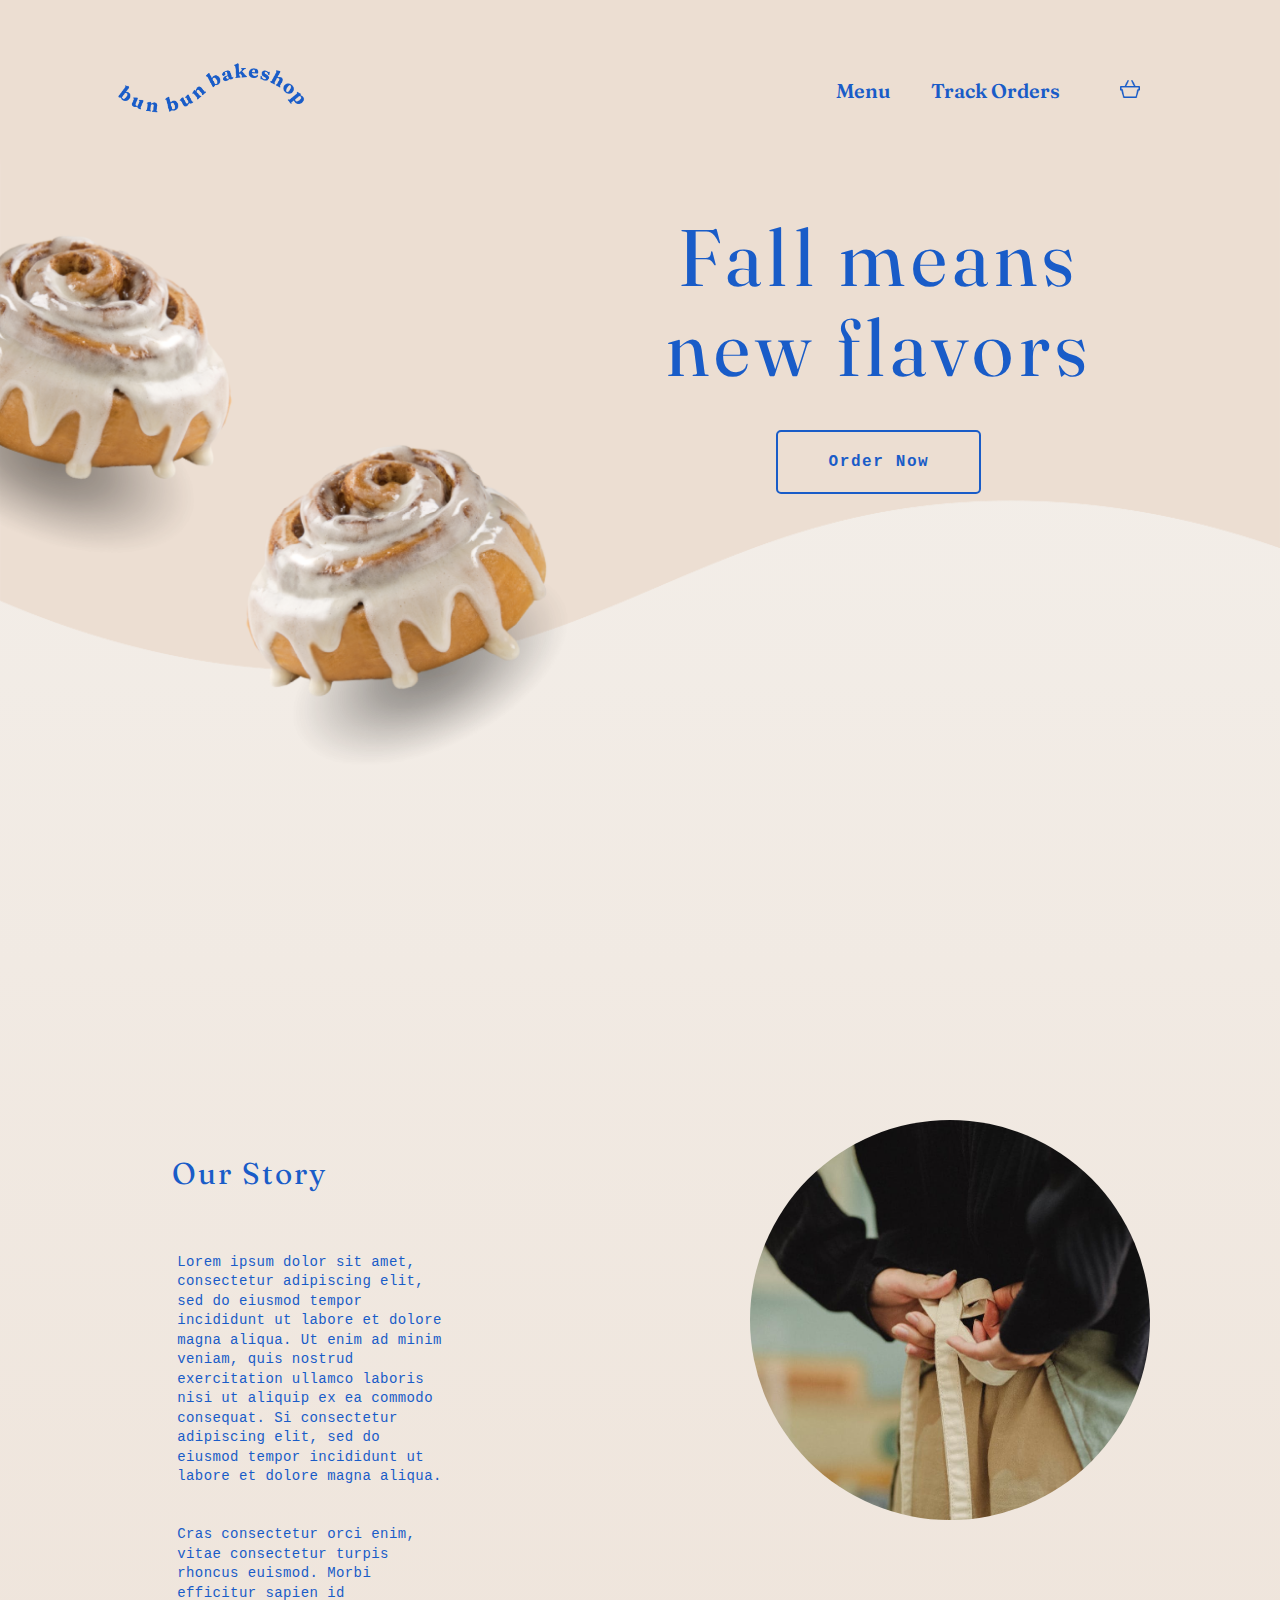
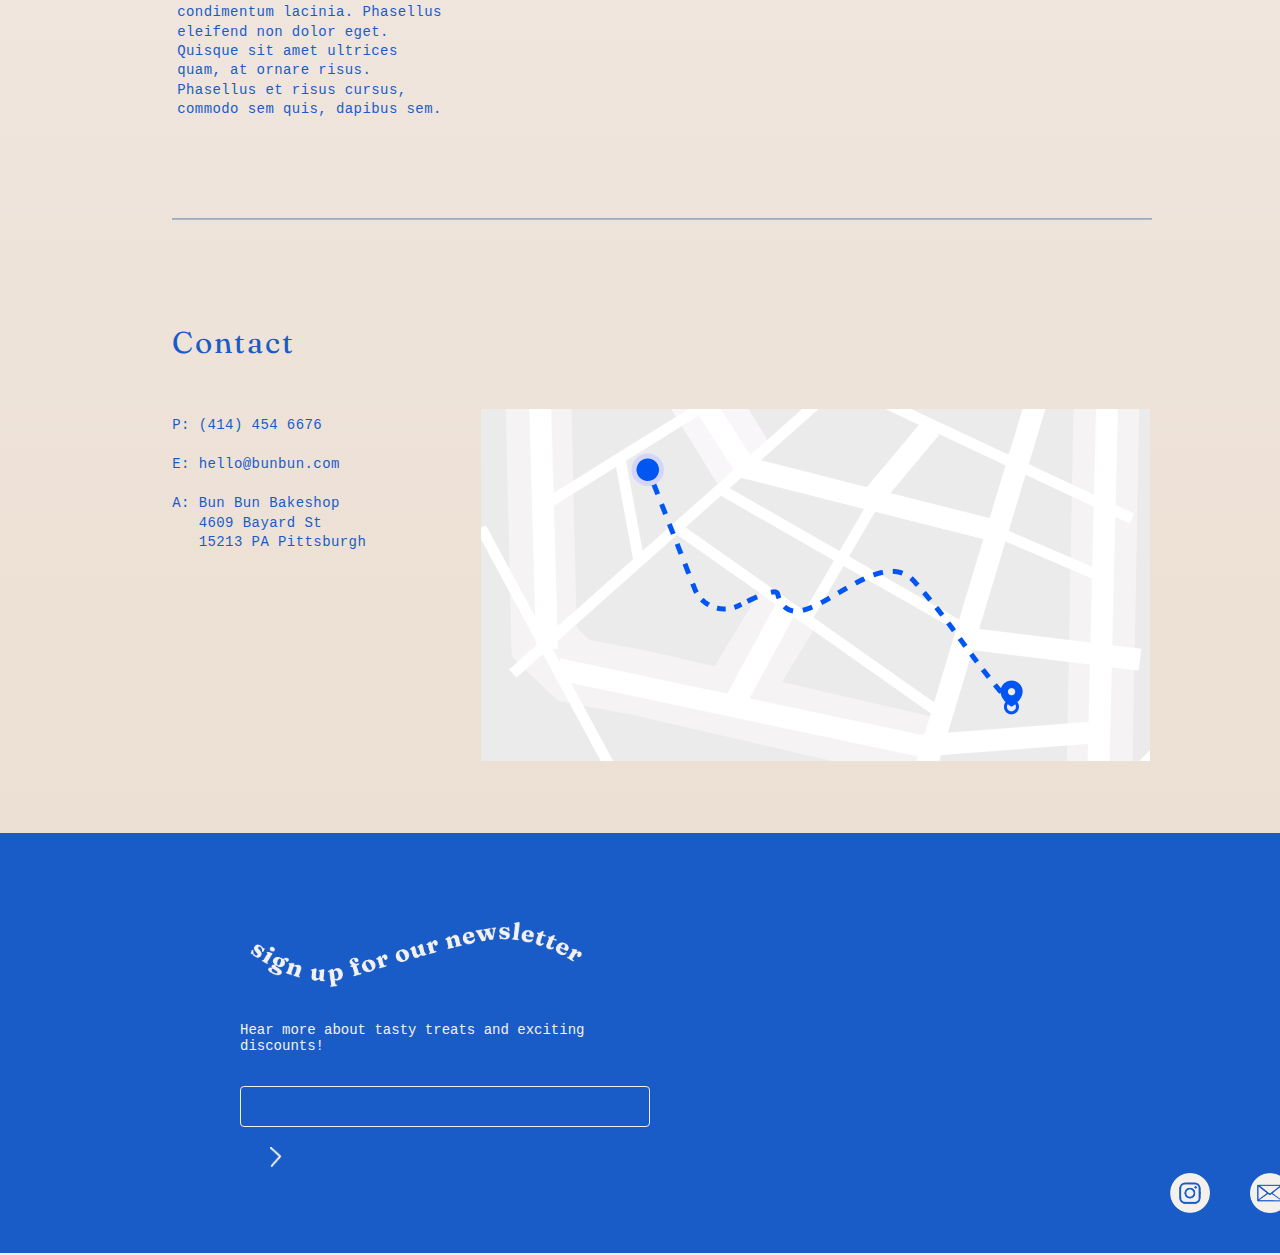
<file: homework_5/index.html>
<!doctype html>
<html lang="en">

<head>
    <meta charset="utf-8">
    <title>Bun Bun Bakeshop </title>
    <link href="style.css" rel="stylesheet" type="text/css">
    <link rel="stylesheet" href="style.css">

    <script src="script.js">
    </script>


</head>

<body id="grad2">
    <header>
        <a href="index.html"><img class = "toplogo" src="source/bunbun.png" alt="Bunbun logo"></a>
        <nav>
            <ul class = "nav-links">
                <li><a href="menu.html">Menu</a></li>
                <li><a href="track_order.html">Track Orders</a></li>
                <li><a href="cart.html"> <img class = "basket" src="source/basket.png" alt="basket icon"></a></li>
                <span id="result"> </span>

            </ul>
        </nav>

    </header>
    <div>
        <div class = "home-container">       
            <img class = "home-image" src="source/header.png" alt="Homepage Image">
            <div class = "header-container">
                <h1>Fall means <br>
                    new flavors
                    <br>
                    <a href="menu.html" class="button2">Order Now</a>  
                </h1>
            </div>
        </div>
        
        <br>
        <br>
        <br>
        <br>
        <br>
        <div class="bottom-container">
            <hr class="line">

            <div class='info-section'>
                <img class = "staff" src="source/staff.jpeg" alt="staff image">
                <div>
                    <h3 class="about">Our Story</h3>
                    <div class="body info-body">Lorem ipsum dolor sit amet, consectetur adipiscing elit, sed do eiusmod tempor incididunt ut labore et dolore magna aliqua. Ut enim ad minim veniam, quis nostrud exercitation ullamco laboris nisi ut aliquip ex ea commodo consequat. Si consectetur adipiscing elit, sed do eiusmod tempor incididunt ut labore et dolore magna aliqua.
                        <br><br><br>
                        Cras consectetur orci enim, vitae consectetur turpis rhoncus euismod. Morbi efficitur sapien id condimentum lacinia. Phasellus eleifend non dolor eget. Quisque sit amet ultrices quam, at ornare risus. Phasellus et risus cursus, commodo sem quis, dapibus sem. 
                    </div>    
                </div>
            </div>

            <hr class="line2">
            <div class="info-section2">
                <div class="contact">
                    <h3>Contact</h3>
                    <p class="body"> 
                        <br>
                        P: (414) 454 6676 <br><br>
                        E: <a href="#email">hello@bunbun.com</a> <br><br>
                        A:  Bun Bun Bakeshop<br>
                        &nbsp;&nbsp;&nbsp;4609 Bayard St<br>
                        &nbsp;&nbsp;&nbsp;15213 PA Pittsburgh<br>
                    </p>
                </div>
                <img class = "contact-photo" src="source/map1.png" alt="Map Image">
            </div>
            <br>
            <br>
            <br>
            <br>
        </div>
    </div>
    <div class="footer">
        <div class="subscription-form">
            <!-- <p class="footer-heading"><br><br><br>Sign up for our newsletter</p> -->
            <img class = "signup" src="source/signup.png" alt="Bunbun logo">
            <p class="footer-body">Hear more about tasty treats and exciting discounts!</p><br>
            <div class="subscription-input">
                <input type="text" id="subscription-submit" name="submission-form">
                <a href="#"><img class = "arrow" src="source/arrow.png" alt="arrow button"></a>
            </div>
        </div>
        <div class="footer-section-links">
            <a href="#"><img class = "icons" src="source/insta.png" alt="instagram icon"></a>
            <a href="#"><img class = "icons" src="source/email.png" alt="email icon"></a>
            <a href='#' class="footer-email">hello@bunbun.com</a>
        </div>
    </div>
</body>
</html>
</file>
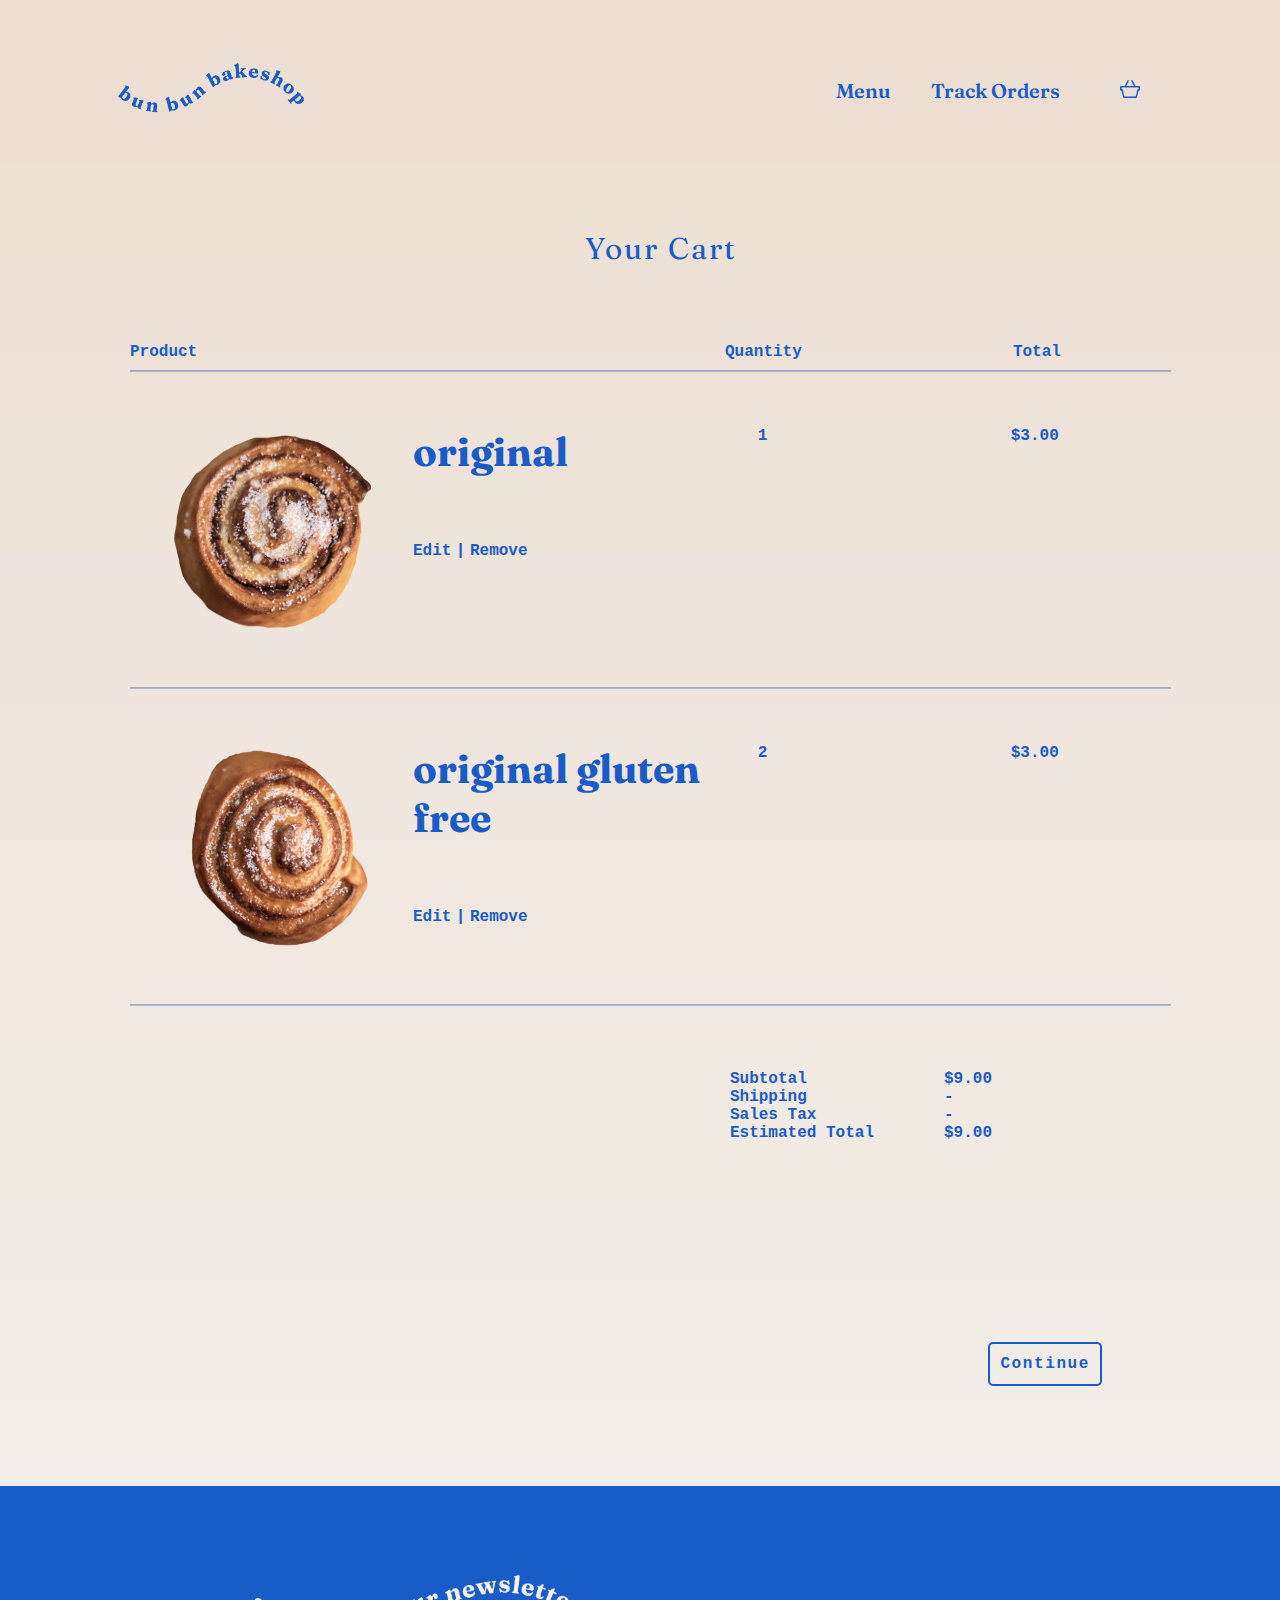
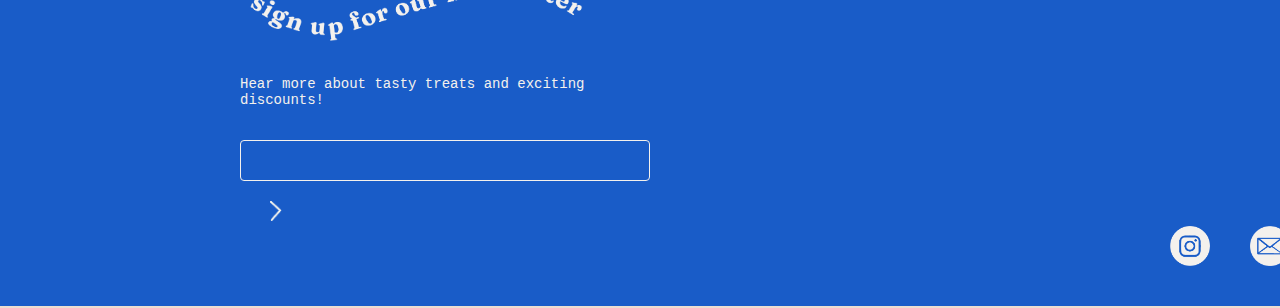
<file: homework_5/cart.html>
<!doctype html>
<html lang="en">

<head>
    <meta charset="utf-8">
    <title>Cart</title>
    <link href="style.css" rel="stylesheet" type="text/css">
    <link rel="stylesheet" href="style.css">

    <script src="script.js"></script>
</head>

<body id="grad5">
    <header>
        <a href="index.html"><img class="toplogo" src="source/bunbun.png" alt="Bunbun logo"></a>
        <nav>
            <ul class="nav-links">
                <li><a href="menu.html">Menu</a></li>
                <li><a href="track_order.html">Track Orders</a></li>
                <li><a href="cart.html"> <img class="basket" src="source/basket.png" alt="basket icon"></a></li>
                <span id="result"> </span>
            </ul>
        </nav>
    </header>
    <br>
    <br>

    <div class="center-text">
        <h3>Your Cart</h3>
    </div>
    <div>
        <div class="top-categ">
            <span class="product-label">Product</span>
            <span class="quantity-label">Quantity</span>
            <span class="total-label">Total</span>
        </div>
        <div>
            <hr class="line3">
            <div class="item-categ">
                <div class="bun-cart">
                    <img src="source/bun2.png" alt="original bun">
                    <div class = 'title-display'>
                        <span class="item-title">original</span>
                        <span id="result"></span>
                        <div class = "cart-opt">
                            <a href="#" class="edit-cart">Edit</a>
                            <span>|</span>
                            <a href="#"class="remove-cart">Remove</a>
                        </div>
                    </div>
                </div>
                <div 
                    class="title-cart">
                </div>
                <span class="quant-cart">1</span>
                <span class="price-cart">$3.00</span>
            </div>
        </div>

    </div>

        <div>
            <hr class="line3">
            <div class="item-categ">
                <div class="bun-cart">
                    <img src="source/bun3.png" alt="original bun">
                    <div class = 'title-display'>
                        <span class="item-title">original gluten free</span>
                        <span id="result"></span>
                        <div class = "cart-opt">
                            <a href="#" class="edit-cart">Edit</a>
                            <span>|</span>
                            <a href="#"class="remove-cart">Remove</a>
                        </div>
                    </div>
                </div>
                <div 
                    class="title-cart">
                </div>
                <span class="quant-cart">2</span>
                <span class="price-cart">$3.00</span>
            </div>
            <hr class="line3">
        </div>

        <div class = "price-breakdown">
            <div class = "categories">
                <span>Subtotal</span>
                <span>Shipping</span>
                <span>Sales Tax</span>
                <span><b>Estimated Total</b></span>
            </div>
            <div class="cat-pair">
                <span>$9.00</span>
                <span>-</span>
                <span>-</span>
                <span><b>$9.00</b></span>
            </div>
        </div>

        <div class="button5-container">
             <a href="purchase.html" class="button5">Continue</a>  
        </div>



    </div>
    <!-- <input type="button" value="Store To Local Storage" onclick="store()"/>

    <input type="button" value="Store To Local Storage" onclick="get()"/> -->



    <div class="footer">
        <div class="subscription-form">
            <img class="signup" src="source/signup.png" alt="Bunbun logo">
            <p class="footer-body">Hear more about tasty treats and exciting discounts!</p><br>
            <div class="subscription-input">
                <input type="text" id="subscription-submit" name="submission-form">
                <a href="#"><img class = "arrow" src="source/arrow.png" alt="arrow button"></a>
            </div>
        </div>
        <div class="footer-section-links">
            <a href="#"><img class="icons" src="source/insta.png" alt="instagram icon"></a>
            <a href="#"><img class="icons" src="source/email.png" alt="email icon"></a>
            <a href='#' class="footer-email">hello@bunbun.com</a>
        </div>
    </div>


</body>



</html>
</file>
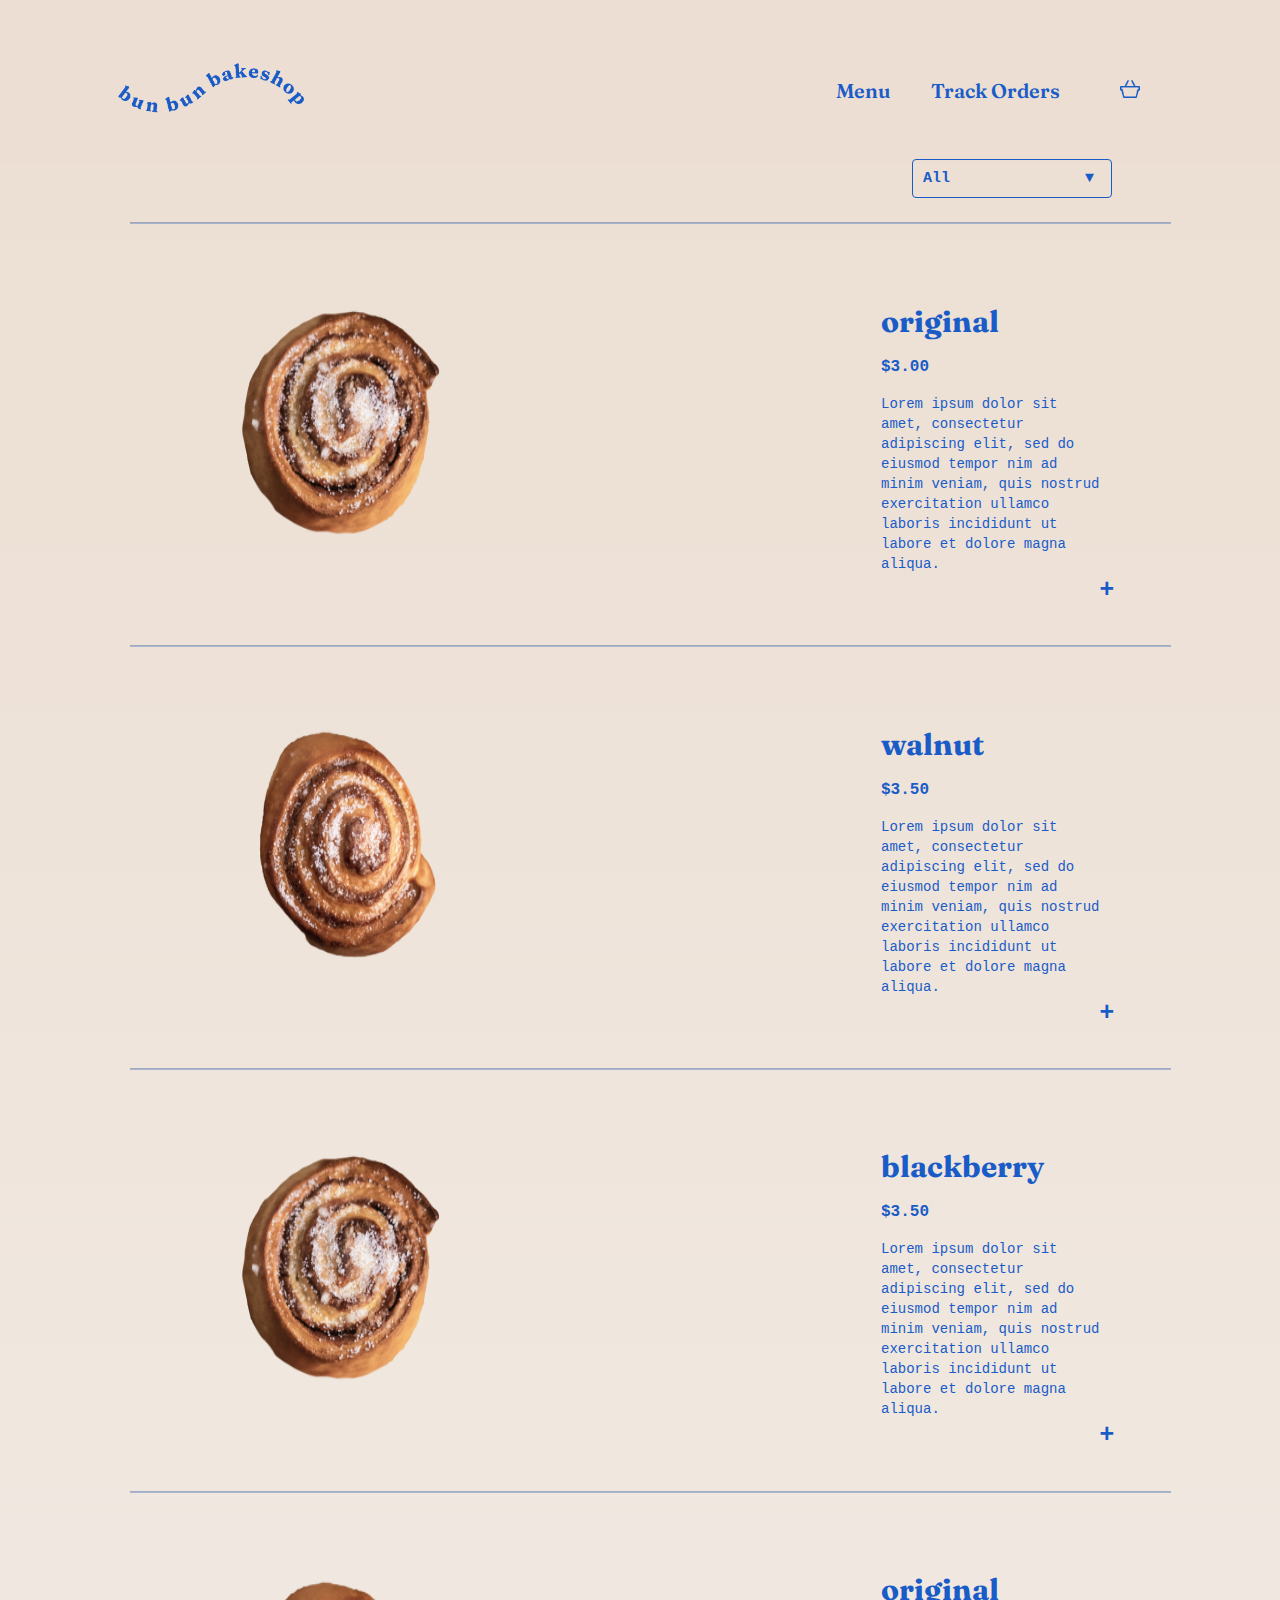
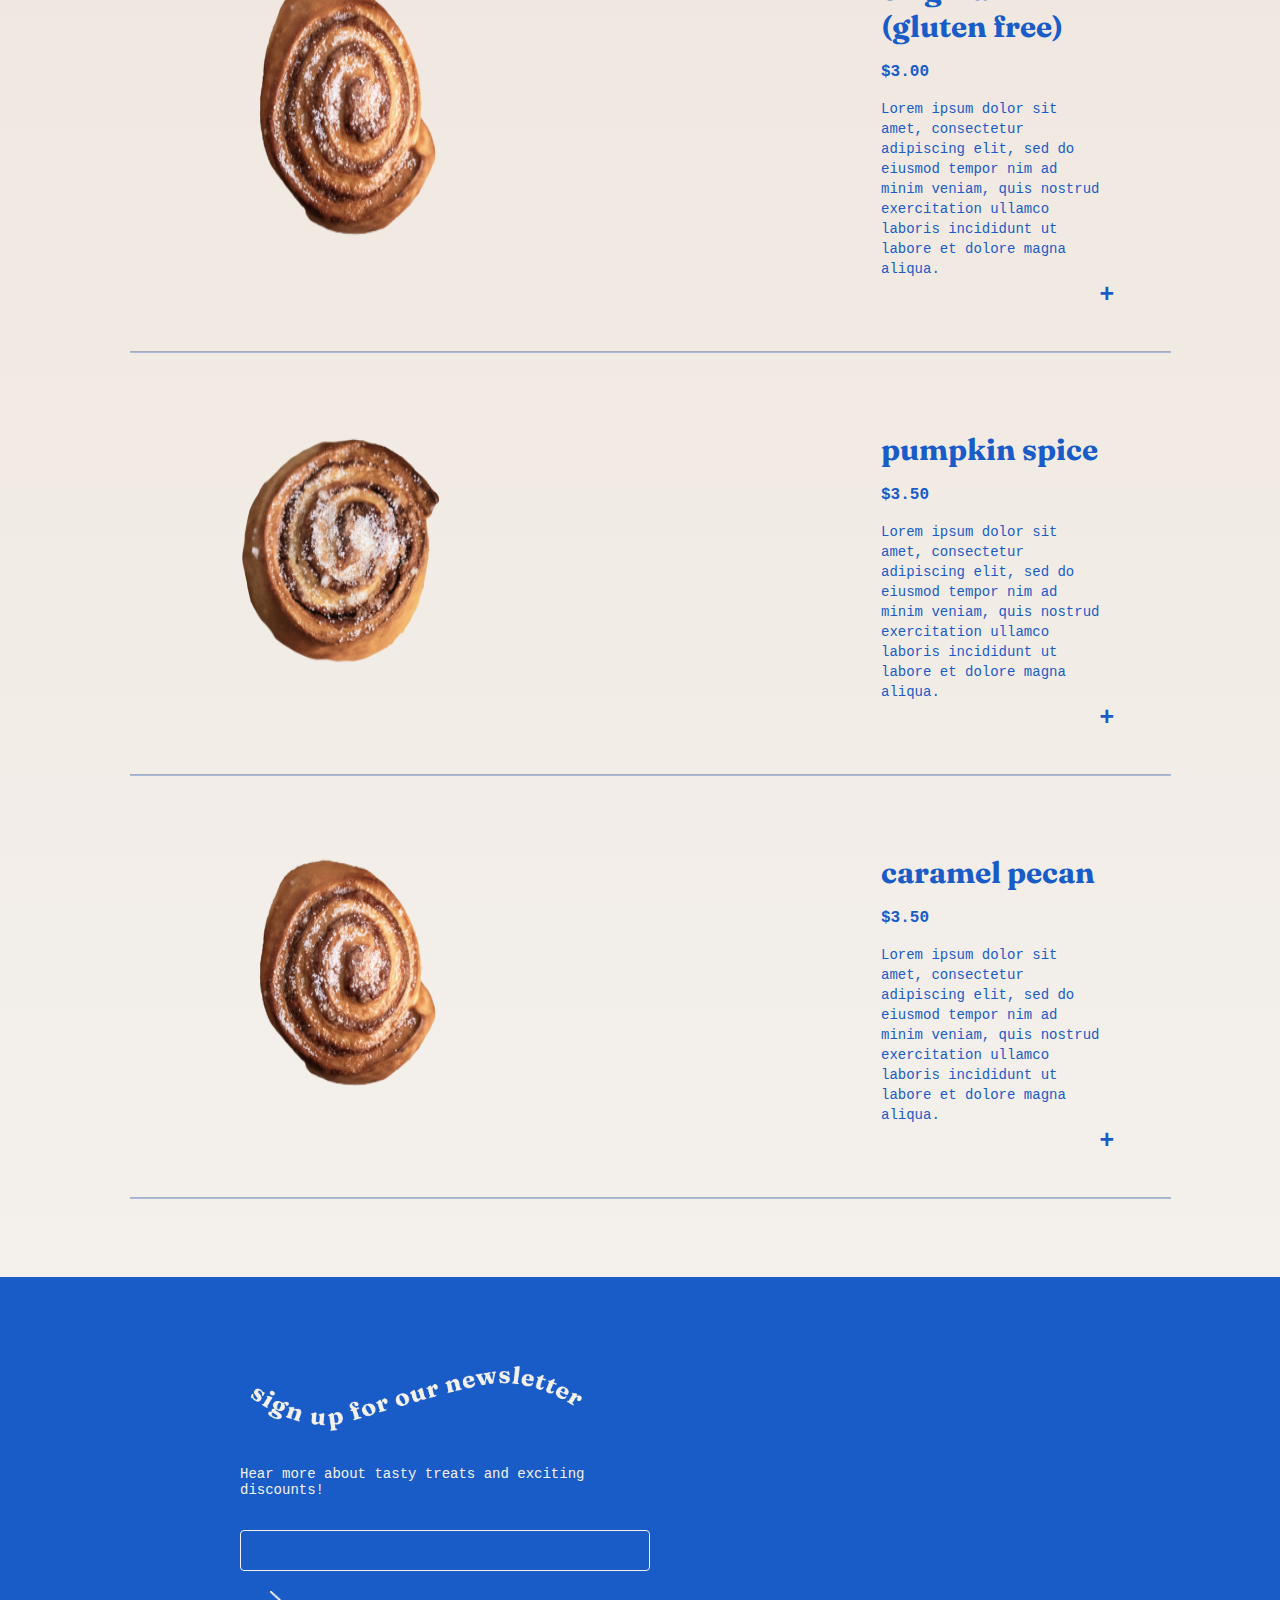
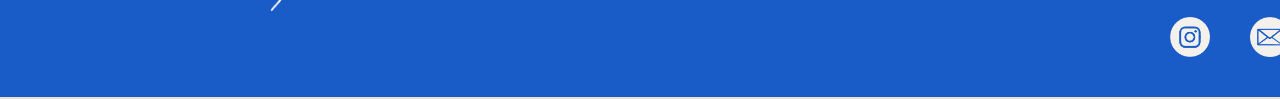
<file: homework_5/menu.html>
<!doctype html>
<html lang="zxx">

<head>
    <meta charset="utf-8">
    <title>Menu </title>
    <link href="style.css" rel="stylesheet" type="text/css">
    <link rel="stylesheet" href="style.css">

    
    <!-- <script type = "text/javascript" src="script.js"></script>   -->
</head>

<body id="grad">
    <header>
        <a href="index.html"><img class="toplogo" src="source/bunbun.png" alt="Bunbun logo"></a>
        <nav>
            <ul class="nav-links">
                <li><a href="menu.html">Menu</a></li>
                <li><a href="track_order.html">Track Orders</a></li>
                <li><a href="cart.html"> <img class="basket" src="source/basket.png" alt="basket icon"></a></li>
                <span id="result"> </span>
            </ul>
        </nav>
    </header>

    <div>
        <div class="menu-container-top">
            <button class="drop-down2">All&nbsp;&nbsp;&nbsp;&nbsp;&nbsp;&nbsp;&nbsp;&nbsp;&nbsp;&nbsp;&nbsp;&nbsp;&nbsp;&nbsp;&nbsp;▼</button>
        </div>
        <div class="menu-container">
            <hr class="line3">
            <button class="collapsible" onclick = expandDown(this)>
                <span class="menu-item">
                    <img class="bun" src="source/bun2.png" alt="original bun">
                    <span class="info">
                        <br><br><span class="heading4">original</span><br><br>
                        <span class="item-price">$3.00</span>
                        <br><br>
                        <span class="menu-description">Lorem ipsum dolor sit amet, consectetur adipiscing elit, sed do
                            eiusmod tempor nim ad minim veniam, quis nostrud exercitation ullamco laboris incididunt ut
                            labore et dolore magna aliqua. </span>
                    </span>
                </span>
            </button>
            <div class="content">
                <h5>Customize</h5>
                <div class="customize-options">
                    <div class="quantity">
                        <span>Quantity</span><br>
                        <!-- <hr class="line4"> -->
                        <!-- <div class="bun-layout"> -->
                            <form id="mainForm" name="mainForm" class="bun-layout">
                                <label class="container"><span>1</span>
                                    <input type="radio" checked="checked" name="radio" id="g1" value="1">
                                    <span class="checkmark"></span>
                                </label>
                                <label class="container"><span>3</span>
                                    <input type="radio" name="radio" id="g2" value="3">
                                    <span class="checkmark"></span>
                                </label>
                                <label class="container"><span>6</span>
                                    <input type="radio" name="radio" id="g3" value="6">
                                    <span class="checkmark"></span>
                                </label>
                                <label class="container"><span class="format-12">12</span>
                                    <input type="radio" name="radio" id="g4" value="12">
                                    <span class="checkmark"></span>
                                </label>
                            </form>

                        <!-- </div> -->
                    </div>
                    <div class="glazing">
                        <span>Glaze Options</span><br>
                        <div class="custom-select" style="width:150px;">
                            <form action="cart.html">
                                <select id="mytext">
                                <option value="0">None</option>
                                <option value="1">Sugar Milk</option>
                                <option value="2">Vanilla</option>
                                <option value="3">Chocolate</option>
                                </select>
                            </form>
                          </div>
                    </div>
                    &nbsp;&nbsp;&nbsp;&nbsp;&nbsp;&nbsp;&nbsp;&nbsp;&nbsp;&nbsp;&nbsp;&nbsp;&nbsp;&nbsp;&nbsp;&nbsp;&nbsp;&nbsp;&nbsp;<a href="#" class="button1" id="button-basket">Add to Basket</a>
                </div>
            </div>
            <hr class="line3">
            <button class="collapsible" onclick = "expandDown(this)">
                <span class="menu-item">
                    <img class="bun" src="source/bun3.png" alt="walnut bun">
                    <span class="info">
                        <br><br><span class="heading4">walnut</span><br><br>
                        <span class="item-price">$3.50</span>
                        <br><br>
                        <span class="menu-description">Lorem ipsum dolor sit amet, consectetur adipiscing elit, sed do
                            eiusmod tempor nim ad minim veniam, quis nostrud exercitation ullamco laboris incididunt ut
                            labore et dolore magna aliqua. </span>
                    </span>
                </span>
            </button>
            <div class="content">
                <h5>Customize</h5>
                <div class="customize-options">
                    <div class="quantity">
                        <span>Quantity</span><br>
                        <!-- <hr class="line4"> -->
                        <div class="bun-layout">
                            <label class="container"><span>1</span>
                                <input type="radio" checked="checked" name="radio">
                                <span class="checkmark"></span>
                            </label>
                            <label class="container"><span>3</span>
                                <input type="radio" name="radio">
                                <span class="checkmark"></span>
                            </label>
                            <label class="container"><span>6</span>
                                <input type="radio" name="radio">
                                <span class="checkmark"></span>
                            </label>
                            <label class="container"><span class="format-12">12</span>
                                <input type="radio" name="radio">
                                <span class="checkmark"></span>
                            </label>
                        </div>
                    </div>
                    <div class="glazing">
                        <span>Glaze Options</span><br>
                        <div class="custom-select" style="width:150px;">
                            <select>
                              <option value="0">None</option>
                              <option value="1">Sugar Milk</option>
                              <option value="2">Vanilla</option>
                              <option value="3">Chocolate</option>
                            </select>
                          </div>
                    </div>
                    &nbsp;&nbsp;&nbsp;&nbsp;&nbsp;&nbsp;&nbsp;&nbsp;&nbsp;&nbsp;&nbsp;&nbsp;&nbsp;&nbsp;&nbsp;&nbsp;&nbsp;&nbsp;&nbsp;<a href="#" class="button1 button-basket">Add to Basket</a>
                </div>
            </div>
            <hr class="line3">
            <button class="collapsible" onclick = "expandDown(this)">
                <span class="menu-item">
                    <img class="bun" src="source/bun2.png" alt="blackberry bun">
                    <span class="info">
                        <br><br><span class="heading4">blackberry</span><br><br>
                        <span class="item-price">$3.50</span>
                        <br><br>
                        <span class="menu-description">Lorem ipsum dolor sit amet, consectetur adipiscing elit, sed do
                            eiusmod tempor nim ad minim veniam, quis nostrud exercitation ullamco laboris incididunt ut
                            labore et dolore magna aliqua. </span>
                    </span>
                </span>
            </button>
            <div class="content">
                <h5>Customize</h5>
                <div class="customize-options">
                    <div class="quantity">
                        <span>Quantity</span><br>
                        <!-- <hr class="line4"> -->
                        <div class="bun-layout">
                            <label class="container"><span>1</span>
                                <input type="radio" checked="checked" name="radio">
                                <span class="checkmark"></span>
                            </label>
                            <label class="container"><span>3</span>
                                <input type="radio" name="radio">
                                <span class="checkmark"></span>
                            </label>
                            <label class="container"><span>6</span>
                                <input type="radio" name="radio">
                                <span class="checkmark"></span>
                            </label>
                            <label class="container"><span class="format-12">12</span>
                                <input type="radio" name="radio">
                                <span class="checkmark"></span>
                            </label>
                        </div>
                    </div>
                    <div class="glazing">
                        <span>Glaze Options</span><br>
                        <div class="custom-select" style="width:150px;">
                            <select>
                              <option value="0">None</option>
                              <option value="1">Sugar Milk</option>
                              <option value="2">Vanilla</option>
                              <option value="3">Chocolate</option>
                            </select>
                          </div>
                    </div>
                    &nbsp;&nbsp;&nbsp;&nbsp;&nbsp;&nbsp;&nbsp;&nbsp;&nbsp;&nbsp;&nbsp;&nbsp;&nbsp;&nbsp;&nbsp;&nbsp;&nbsp;&nbsp;&nbsp;<a href="#" class="button1 button-basket">Add to Basket</a>
                </div>
            </div>
            <hr class="line3"><button class="collapsible" onclick = "expandDown(this)">
                <span class="menu-item">
                    <img class="bun" src="source/bun3.png" alt="gluten free bun">
                    <span class="info">
                        <br><br><span class="heading4">original (gluten free)</span><br><br>
                        <span class="item-price">$3.00</span>
                        <br><br>
                        <span class="menu-description">Lorem ipsum dolor sit amet, consectetur adipiscing elit, sed do
                            eiusmod tempor nim ad minim veniam, quis nostrud exercitation ullamco laboris incididunt ut
                            labore et dolore magna aliqua. </span>
                    </span>
                </span>
            </button>
            <div class="content">
                <h5>Customize</h5>
                <div class="customize-options">
                    <div class="quantity">
                        <span>Quantity</span><br>
                        <!-- <hr class="line4"> -->
                        <div class="bun-layout" id="glaze">
                            <label class="container"><span>1</span>
                                <input type="radio" checked="checked" name="radio">
                                <span class="checkmark"></span>
                            </label>
                            <label class="container"><span>3</span>
                                <input type="radio" name="radio">
                                <span class="checkmark"></span>
                            </label>
                            <label class="container"><span>6</span>
                                <input type="radio" name="radio">
                                <span class="checkmark"></span>
                            </label>
                            <label class="container"><span class="format-12">12</span>
                                <input type="radio" name="radio">
                                <span class="checkmark"></span>
                            </label>
                        </div>
                    </div>
                    <div class="glazing">
                        <span>Glaze Options</span><br>
                        <div class="custom-select" style="width:150px;">
                            <form action="cart.html">
                                <select id="mytext">
                                <option value="0">None</option>
                                <option value="1">Sugar Milk</option>
                                <option value="2">Vanilla</option>
                                <option value="3">Chocolate</option>
                                </select>
                            </form>
                          </div>
                    </div>
                    &nbsp;&nbsp;&nbsp;&nbsp;&nbsp;&nbsp;&nbsp;&nbsp;&nbsp;&nbsp;&nbsp;&nbsp;&nbsp;&nbsp;&nbsp;&nbsp;&nbsp;&nbsp;&nbsp;<a href="#" class="button1" id="button-basket">Add to Basket</a>
                </div>
            </div>
            <hr class="line3">
            <button class="collapsible" onclick = "expandDown(this)">
                <span class="menu-item">
                    <img class="bun" src="source/bun2.png" alt="pumpkin spice">
                    <span class="info">
                        <br><br><span class="heading4">pumpkin spice</span><br><br>
                        <span class="item-price">$3.50</span>
                        <br><br>
                        <span class="menu-description">Lorem ipsum dolor sit amet, consectetur adipiscing elit, sed do
                            eiusmod tempor nim ad minim veniam, quis nostrud exercitation ullamco laboris incididunt ut
                            labore et dolore magna aliqua. </span>
                    </span>
                </span>
            </button>
            <div class="content">
                <h5>Customize</h5>
                <div class="customize-options">
                    <div class="quantity">
                        <span>Quantity</span><br>
                        <!-- <hr class="line4"> -->
                        <div class="bun-layout">
                            <label class="container"><span>1</span>
                                <input type="radio" checked="checked" name="radio">
                                <span class="checkmark"></span>
                            </label>
                            <label class="container"><span>3</span>
                                <input type="radio" name="radio">
                                <span class="checkmark"></span>
                            </label>
                            <label class="container"><span>6</span>
                                <input type="radio" name="radio">
                                <span class="checkmark"></span>
                            </label>
                            <label class="container"><span class="format-12">12</span>
                                <input type="radio" name="radio">
                                <span class="checkmark"></span>
                            </label>
                        </div>
                    </div>
                    <div class="glazing">
                        <span>Glaze Options</span><br>
                        <div class="custom-select" style="width:150px;">
                            <select>
                              <option value="0">None</option>
                              <option value="1">Sugar Milk</option>
                              <option value="2">Vanilla</option>
                              <option value="3">Chocolate</option>
                            </select>
                          </div>
                    </div>
                    &nbsp;&nbsp;&nbsp;&nbsp;&nbsp;&nbsp;&nbsp;&nbsp;&nbsp;&nbsp;&nbsp;&nbsp;&nbsp;&nbsp;&nbsp;&nbsp;&nbsp;&nbsp;&nbsp;<a href="#" class="button1 button-basket">Add to Basket</a>
                </div>
            </div>
            <hr class="line3">
            <button class="collapsible" onclick = "expandDown(this)">
                <span class="menu-item">
                    <img class="bun" src="source/bun3.png" alt="caramel pecan">
                    <span class="info">
                        <br><br><span class="heading4">caramel pecan</span><br><br>
                        <span class="item-price">$3.50</span>
                        <br><br>
                        <span class="menu-description">Lorem ipsum dolor sit amet, consectetur adipiscing elit, sed do
                            eiusmod tempor nim ad minim veniam, quis nostrud exercitation ullamco laboris incididunt ut
                            labore et dolore magna aliqua. </span>
                    </span>
                </span>
            </button>
            <div class="content">
                <h5>Customize</h5>
                <div class="customize-options">
                    <div class="quantity">
                        <span>Quantity</span><br>
                        <!-- <hr class="line4"> -->
                        <div class="bun-layout">
                            <label class="container"><span>1</span>
                                <input type="radio" checked="checked" name="radio">
                                <span class="checkmark"></span>
                            </label>
                            <label class="container"><span>3</span>
                                <input type="radio" name="radio">
                                <span class="checkmark"></span>
                            </label>
                            <label class="container"><span>6</span>
                                <input type="radio" name="radio">
                                <span class="checkmark"></span>
                            </label>
                            <label class="container"><span class="format-12">12</span>
                                <input type="radio" name="radio">
                                <span class="checkmark"></span>
                            </label>
                        </div>
                    </div>
                    <div class="glazing">
                        <span>Glaze Options</span><br>
                        <div class="custom-select" style="width:150px;">
                            <select>
                              <option value="0">None</option>
                              <option value="1">Sugar Milk</option>
                              <option value="2">Vanilla</option>
                              <option value="3">Chocolate</option>
                            </select>
                          </div>
                    </div>
                    &nbsp;&nbsp;&nbsp;&nbsp;&nbsp;&nbsp;&nbsp;&nbsp;&nbsp;&nbsp;&nbsp;&nbsp;&nbsp;&nbsp;&nbsp;&nbsp;&nbsp;&nbsp;&nbsp;<a href="#" class="button1 button-basket">Add to Basket</a>
                </div>
            </div>
            <hr class="line3">
            <br><br><br>
        </div>
        

        <div class="footer">
            <div class="subscription-form">
                <!-- <p class="footer-heading"><br><br><br>Sign up for our newsletter</p> -->
                <img class="signup" src="source/signup.png" alt="Bunbun logo">
                <p class="footer-body">Hear more about tasty treats and exciting discounts!</p><br>
                <div class="subscription-input">
                    <input type="text" id="subscription-submit" name="submission-form">
                    <a href="#"><img class = "arrow" src="source/arrow.png" alt="arrow button"></a>
                </div>
            </div>
            <div class="footer-section-links">
                <a href="#"><img class="icons" src="source/insta.png" alt="instagram icon"></a>
                <a href="#"><img class="icons" src="source/email.png" alt="email icon"></a>
                <a href='#' class="footer-email">hello@bunbun.com</a>
            </div>
        </div>

        <!-- NOT my code! From w3 schools tutorial  -->
        <!-- <script>
            var coll = document.getElementsByClassName("collapsible");
            var i;

            for (i = 0; i < coll.length; i++) {
                coll[i].addEventListener("click", function () {
                    this.classList.toggle("active");
                    var content = this.nextElementSibling;
                    if (content.style.maxHeight) {
                        content.style.maxHeight = null;
                    } else {
                        content.style.maxHeight = content.scrollHeight + "px";
                    }
                });
            }
        </script> -->
        <!-- From w3 schools tutorial  -->
    </div>
</body>

<script src="script.js"></script>

</html>
</file>
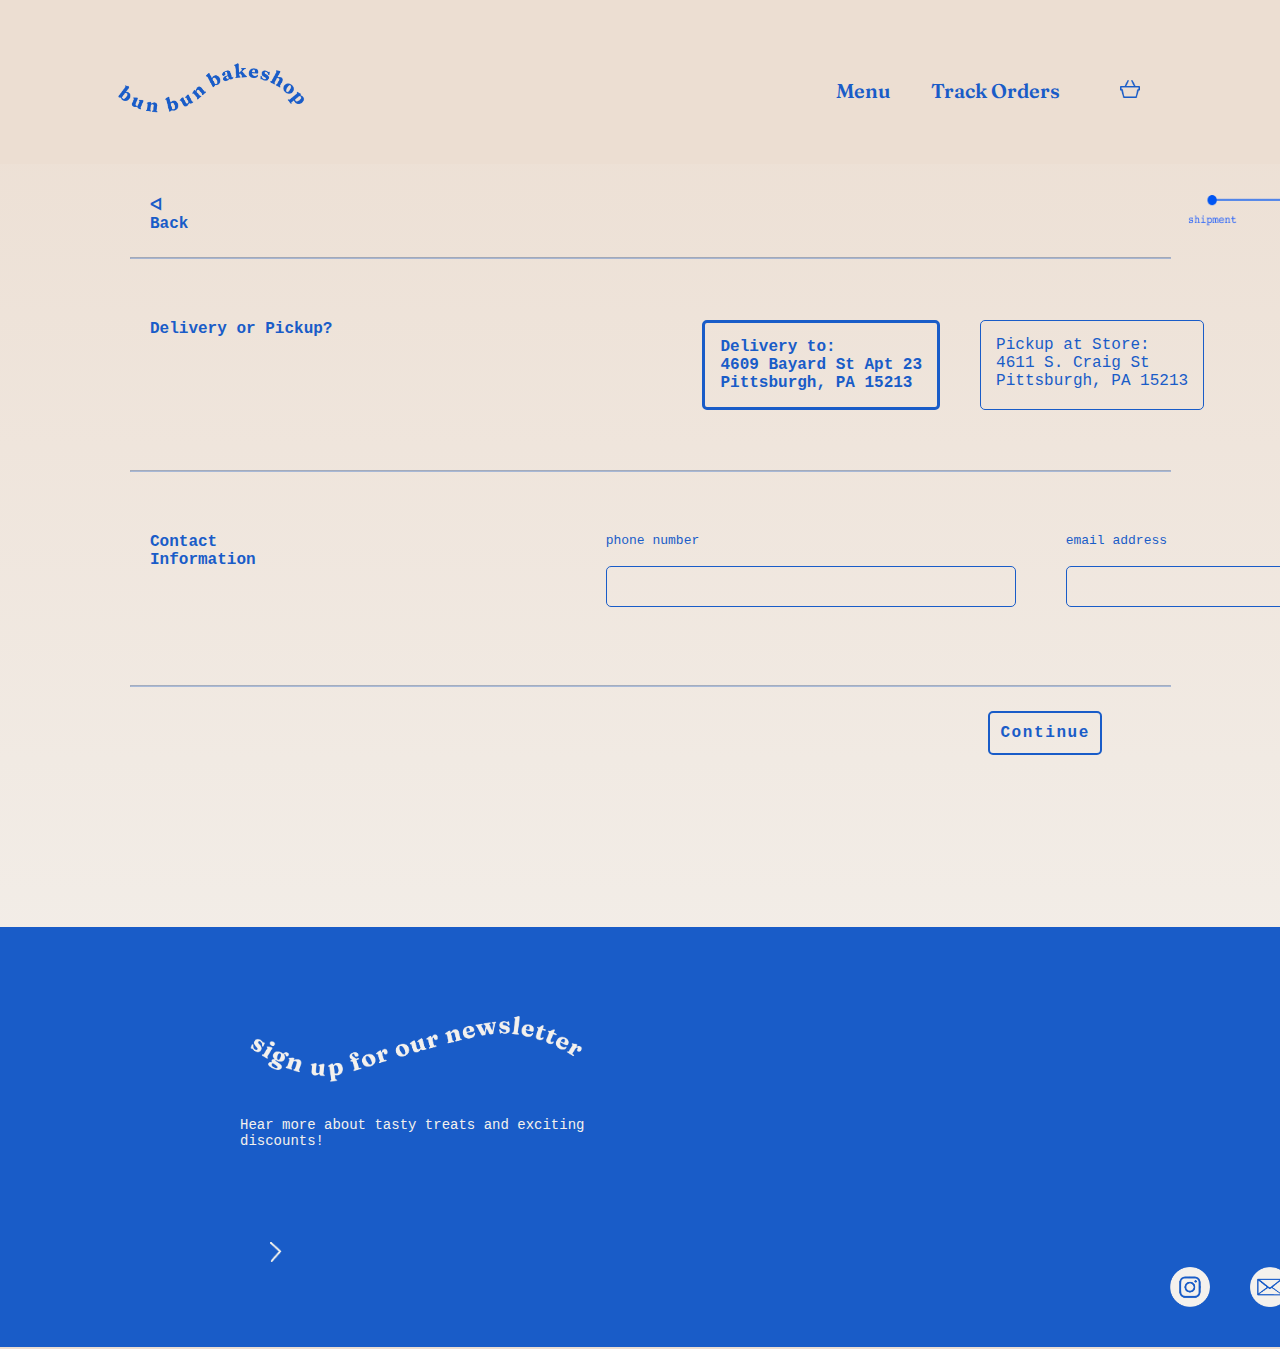
<file: homework_5/purchase.html>
<!doctype html>
<html lang="en">

<head>
    <meta charset="utf-8">
    <title>Purchase</title>
    <link href="style.css" rel="stylesheet" type="text/css">
    <link rel="stylesheet" href="style.css">

    <script src="script.js"></script>
    </script>
</head>

<body id="grad4">
    <header>
        <a href="index.html"><img class="toplogo" src="source/bunbun.png" alt="Bunbun logo"></a>
        <nav>
            <ul class="nav-links">
                <li><a href="menu.html">Menu</a></li>
                <li><a href="track_order.html">Track Orders</a></li>
                <li><a href="cart.html"> <img class="basket" src="source/basket.png" alt="basket icon"></a></li>
                <span id="result"> </span>
            </ul>
        </nav>
    </header>
    <br>
    <br>

    <div class="purchase1-container">
        <div class="first-cont">
            <a href="cart.html" class="back-button"> ᐊ Back </a>
            <img class="progress-bar" src="source/progress.png" alt="Progress Bar 1">
        </div>
        <hr class="line3">
        <br><br>

        <div class="second-cont">
            <span class="format6">Delivery or Pickup?</span>
            <div class="delivery-info">
                Delivery to:

                <br>4609 Bayard St Apt 23
                <br>Pittsburgh, PA 15213
            </div>
            <div class="delivery-info2">
                Pickup at Store:

                <br>4611 S. Craig St
                <br>Pittsburgh, PA 15213
            </div>
        </div>

        <br><br>

        <hr class="line3">
        <br><br>

        <div class="third-cont">
            <span class="format6">Contact Information</span>
            <div class="outer-row">
                <div class="inner-row">
                    <span class="format7">phone number</span> <br>
                    <input type="text" id="submit-contact" name="submission-form">
                </div>

                <div class="inner-row">
                    <span class="format7">email address</span> <br>
                    <input type="text" id="contact-submit" name="submission-form">
                </div>
            </div>
        </div>
        <br><br><br>
        <hr class="line3">
        <div class="last-cont">
            <a href="purchase.html" class="button5">Continue</a>
        </div>
        <br>
        <br>
        <br>
        <br>
    </div>

    <div class="footer">
        <div class="subscription-form">
            <img class="signup" src="source/signup.png" alt="Bunbun logo">
            <p class="footer-body">Hear more about tasty treats and exciting discounts!</p><br>
            <input type="text" id="subscription" name="subscription-form">
            <a href="#"><img class="arrow" src="source/arrow.png" alt="arrow button"></a>
        </div>
        <div class="footer-section-links">
            <a href="#"><img class="icons" src="source/insta.png" alt="instagram icon"></a>
            <a href="#"><img class="icons" src="source/email.png" alt="email icon"></a>
            <a href='#' class="footer-email">hello@bunbun.com</a>
        </div>
    </div>


</body>



</html>
</file>
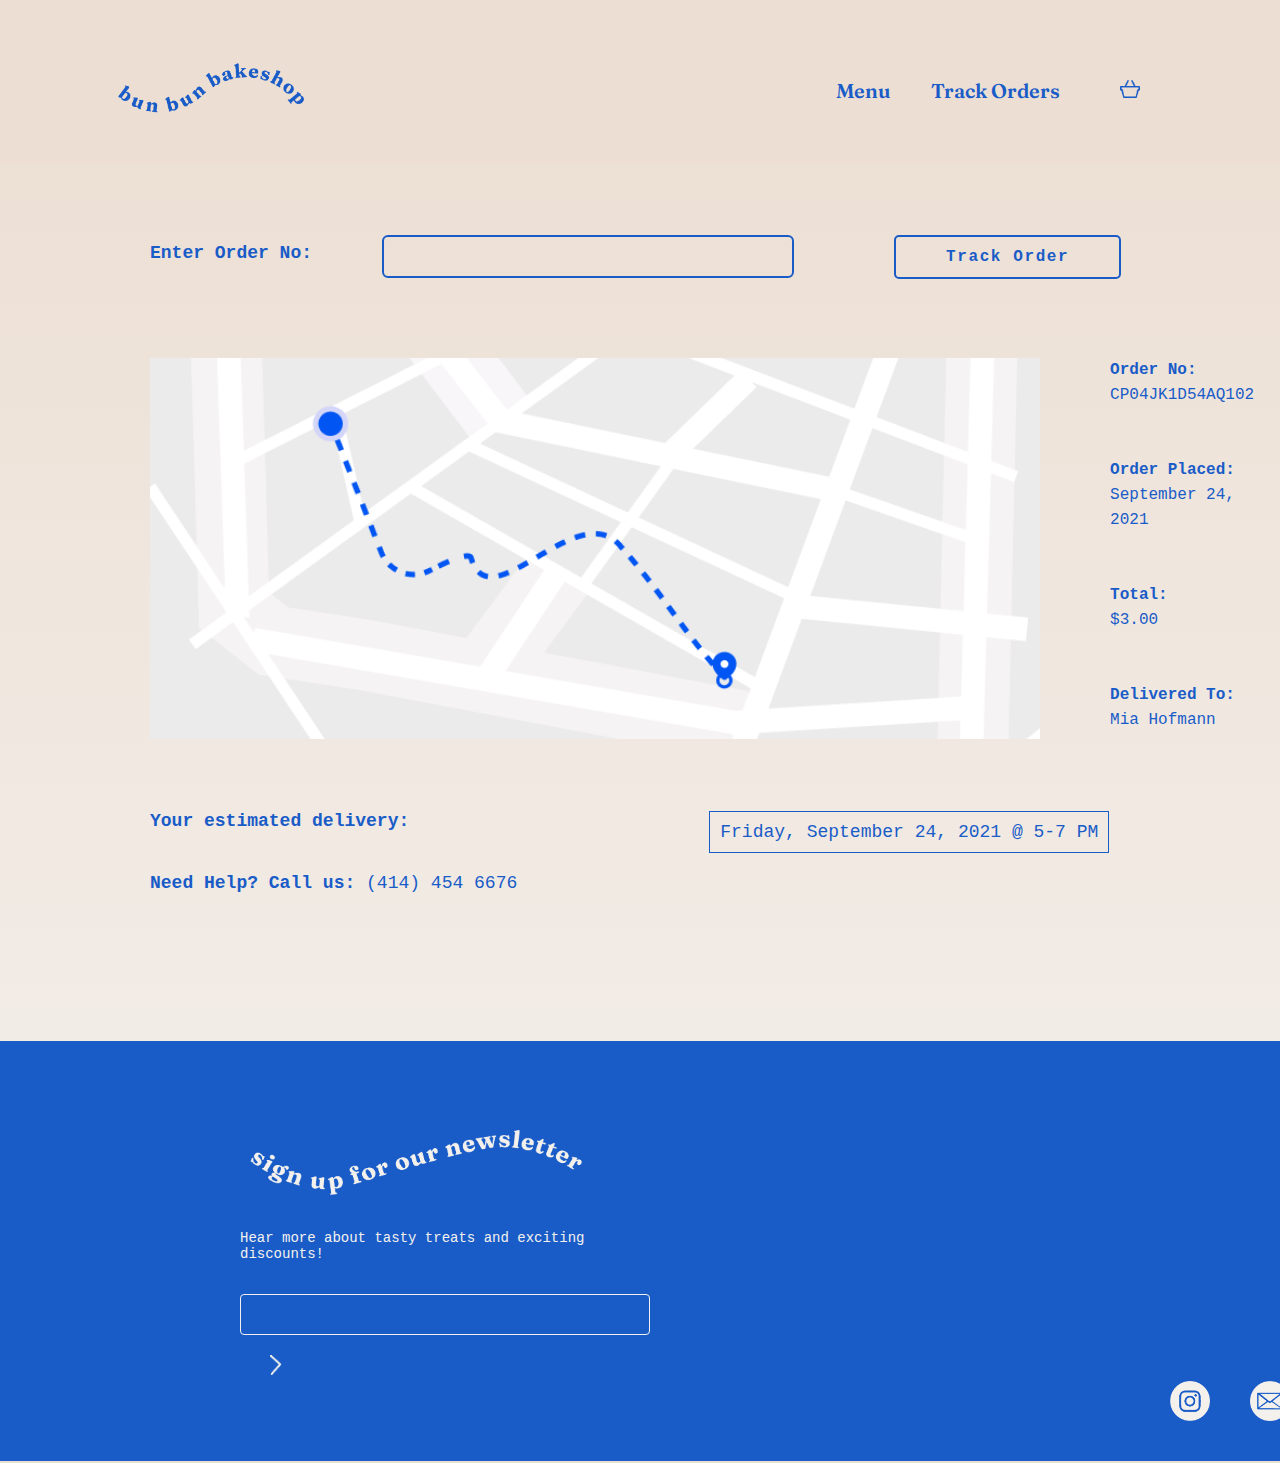
<file: homework_5/track_order.html>
<!doctype html>
<html lang="en">

<head>
    <meta charset="utf-8">
    <title>Track Orders</title>
    <link href="style.css" rel="stylesheet" type="text/css">
    <link rel="stylesheet" href="style.css">

    <script src="script.js"></script>
    </script>


</head>

<body id="grad3">
    <header>
        <a href="index.html"><img class = "toplogo" src="source/bunbun.png" alt="Bunbun logo"></a>
        <nav>
            <ul class = "nav-links">
                <li><a href="menu.html">Menu</a></li>
                <li><a href="track_order.html">Track Orders</a></li>
                <li><a href="cart.html"> <img class = "basket" src="source/basket.png" alt="basket icon"></a></li>
                <span id="result"> </span>
            </ul>
        </nav>
    </header>
    <br>
    <br>
    <div class = "tracking-container">
        <div class="tracking-input">
            <p id=format2>Enter Order No:</p>
            <input type="text" id="order-submit" name="submission-form">
            <a href="#" class="button3">Track Order</a>  
        </div>
    
        <div>
            <div class="order-container">
                <div class="info-section2">
                    <img class = "map-photo" src="source/map2.png" alt="Map Image">
    
                    <div class="order-info">
                        <span class="order">
                            <b>Order No:</b><br>CP04JK1D54AQ102<br><br><br>
                        </span>
                        <span class="order">
                            <b>Order Placed:</b><br>September 24, 2021<br><br><br>
                        </span>
                        <span class="order">
                            <b>Total:</b><br>$3.00<br><br><br>
                        </span>
                        <span class="order">
                            <b>Delivered To:</b><br>Mia Hofmann<br>
                        </span>
                    </div>
                   
                </div>
                <br>
                <br>
                <br>
                <br>
            </div>
        </div>
        <div class = "help_info">
            <span class = "format3">
                <b>Your estimated delivery:</b>
            </span>
            <span class = "format4">
                Friday, September 24, 2021  @ 5-7 PM
            </span>
            <br>
            <br>
            <br>
        </div>
        <div class = "help_info">
            <span class = "format5">
                <b>Need Help? Call us: </b>(414) 454 6676
            </span>
            <br>
            <br>
            <br>
            <br>
            <br>
            <br>
        </div>
    </div>
    <div class="footer">
        <div class="subscription-form">
            <!-- <p class="footer-heading"><br><br><br>Sign up for our newsletter</p> -->
            <img class = "signup" src="source/signup.png" alt="Bunbun logo">
            <p class="footer-body">Hear more about tasty treats and exciting discounts!</p><br>
            <!-- <input type="text" id="subscription" name="subscription-form"> -->
            <div class="subscription-input">
                <input type="text" id="subscription-submit" name="submission-form">
                <a href="#"><img class = "arrow" src="source/arrow.png" alt="arrow button"></a>
            </div>
        </div>
        <div class="footer-section-links">
            <a href="#"><img class = "icons" src="source/insta.png" alt="instagram icon"></a>
            <a href="#"><img class = "icons" src="source/email.png" alt="email icon"></a>
            <a href='#' class="footer-email">hello@bunbun.com</a>
        </div>
    </div>    
</body>
</html>
</file>
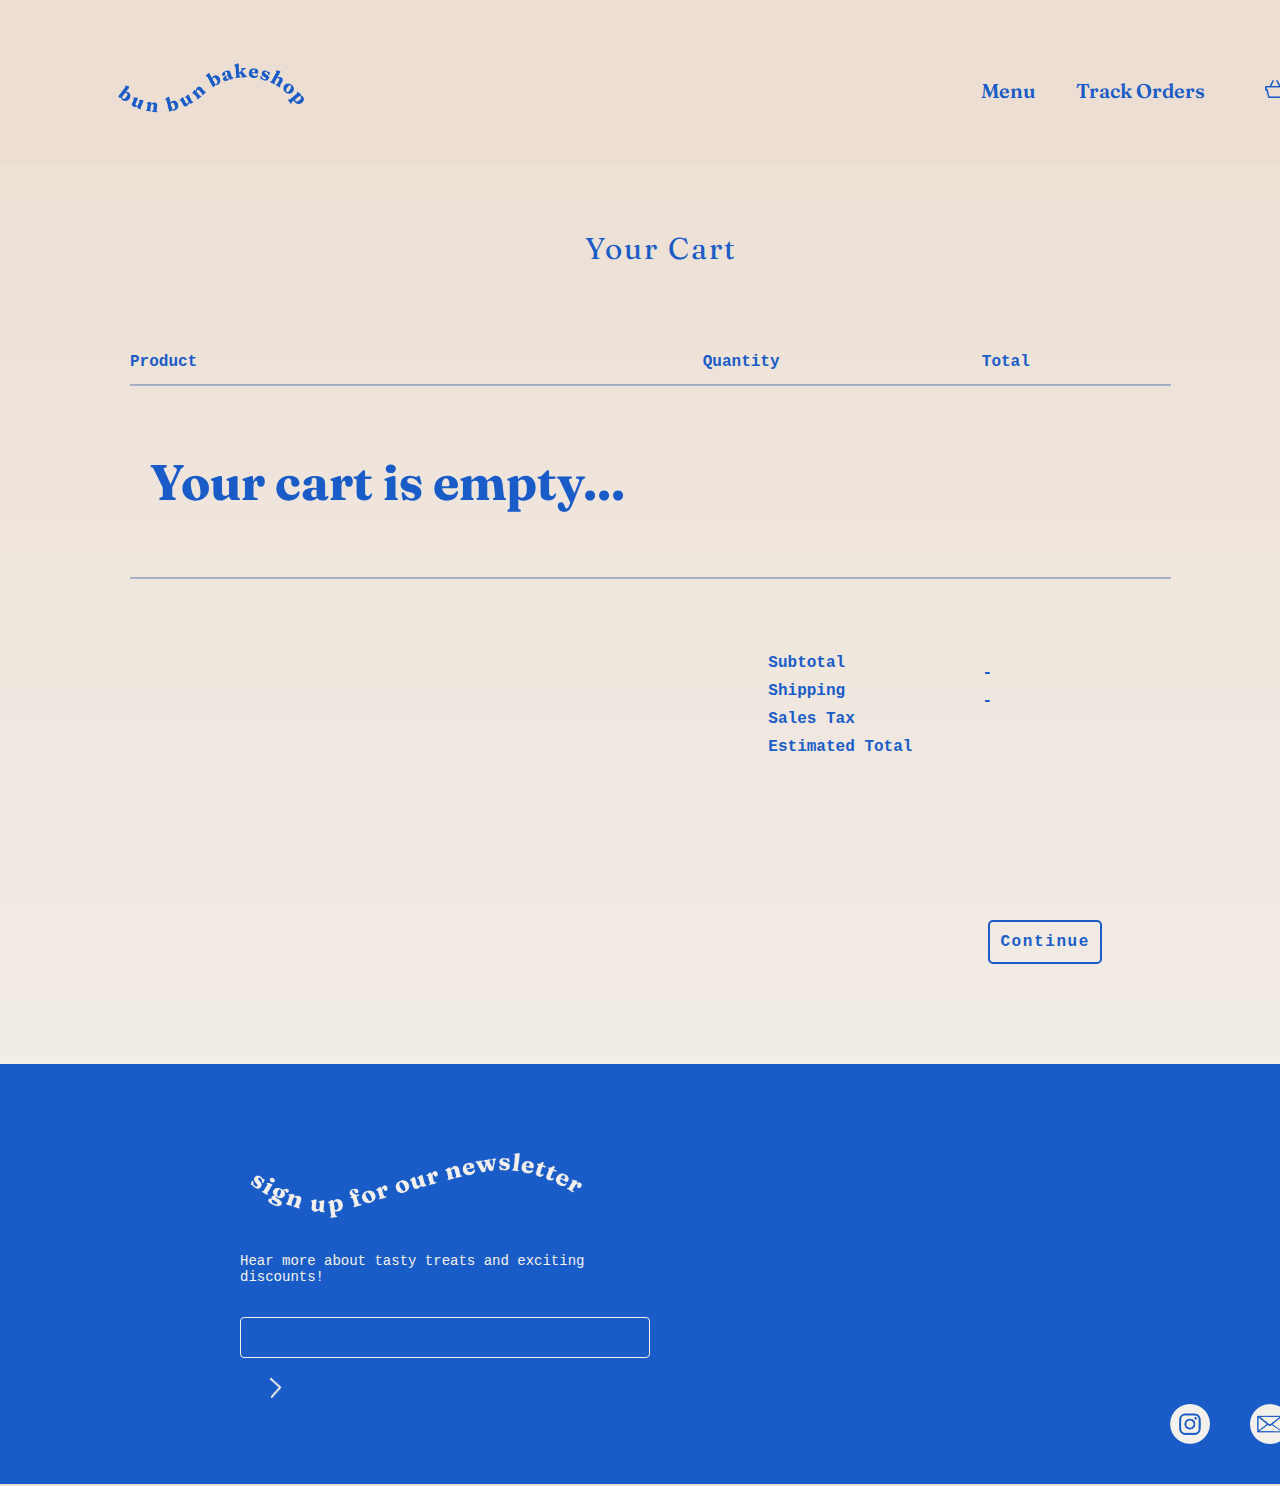
<file: homework_6b/cart.html>
<!doctype html>
<html lang="en">

<head>
    <meta charset="utf-8">
    <title>Cart</title>
    <link href="style.css" rel="stylesheet" type="text/css">
    <link rel="stylesheet" href="style.css">

    <script src="script.js"></script>
    <!-- <script src="cart.js"></script> -->

</head>

<body id="grad5">
    <header>
        <a href="index.html"><img class="toplogo" src="source/bunbun.png" alt="Bunbun logo"></a>
        <nav>
            <ul class="nav-links">

                <li><a href="menu.html">Menu</a></li>
                <li><a href="track_order.html">Track Orders</a></li>
                <li><a href="cart.html"> <img class="basket" src="source/basket.png" alt="basket icon"></a></li>
                <span id="result"> </span>
            </ul>
        </nav>
    </header>
    <br>
    <br>

    <div class="center-text">
        <h3>Your Cart</h3>
    </div>
    <div>
        <div class="top-categ">
            

            <span class="product-label">Product</span>
            <span class="quantity-label">Quantity</span>
            <span class="total-label">Total</span>
            <ul id="test"></ul>

        </div>

        </div>
        <div id="my-template">
            <hr class="line3">
            <div id = "appendTo">
                <div id="placeholder-text">
                    Your cart is empty...
                </div>
            <div class="item-categ" id="item-append">
                
                <!-- <div class="bun-cart">
                    <img src="source/bun2.png" class = "item-image" alt="original bun">
                    <div class = 'title-display'>
                        <span class="item-title">original</span>
                        <span class="item-glaze">Choco</span>
                        <div class = "cart-opt">
                            <a href="#" class="edit-cart">Edit</a>
                            <span>|</span>
                            <a href="#"class="remove-cart">Remove</a>
                        </div>
                    </div>
                </div> -->
                <div 
                    class="title-cart">
                </div>
                <!-- <span class="quant-cart">1</span>
                <span class="price-cart">$3.00</span> -->
            </div>
        </div>

    </div>

        <div>
            <!-- <hr class="line3">
            <div class="item-categ2" id = "cart-item-template">
                <div class="bun-cart">
                    <img src="source/bun3.png" alt="original bun">
                    <div class = 'title-display'>
                        <span class="item-title">original gluten free</span>
                        <span class="item-glaze">Choco</span>

                        <span id="result"></span>
                        <div class = "cart-opt">
                            <a href="#" class="edit-cart">Edit</a>
                            <span>|</span>
                            <a href="#"class="remove-cart">Remove</a>
                        </div>
                    </div>
                </div>
                <div 
                    class="title-cart">
                </div>
                <span class="quant-cart">2</span>
                <span class="price-cart">$3.00</span>
            </div> -->
            <hr class="line3">
        </div>

        <div class = "price-breakdown">
            <div class = "categories">
                <span>Subtotal</span>
                <span>Shipping</span>
                <span>Sales Tax</span>
                <span><b>Estimated Total</b></span>
            </div>
            <div class="cat-pair">
                <span id="subtotal"></span>
                <span>-</span>
                <span>-</span>
                <span id="estimatedTotal"><b></b></span>
            </div>
        </div>

        <div class="button5-container">
             <a href="purchase.html" class="button5">Continue</a>  
        </div>



    </div>
    <!-- <input type="button" value="Store To Local Storage" onclick="store()"/>

    <input type="button" value="Store To Local Storage" onclick="get()"/> -->



    <div class="footer">
        <div class="subscription-form">
            <img class="signup" src="source/signup.png" alt="Bunbun logo">
            <p class="footer-body">Hear more about tasty treats and exciting discounts!</p><br>
            <div class="subscription-input">
                <input type="text" id="subscription-submit" name="submission-form">
                <a href="#"><img class = "arrow" src="source/arrow.png" alt="arrow button"></a>
            </div>
        </div>
        <div class="footer-section-links">
            <a href="#"><img class="icons" src="source/insta.png" alt="instagram icon"></a>
            <a href="#"><img class="icons" src="source/email.png" alt="email icon"></a>
            <a href='#' class="footer-email">hello@bunbun.com</a>
        </div>
    </div>


</body>



</html>
</file>
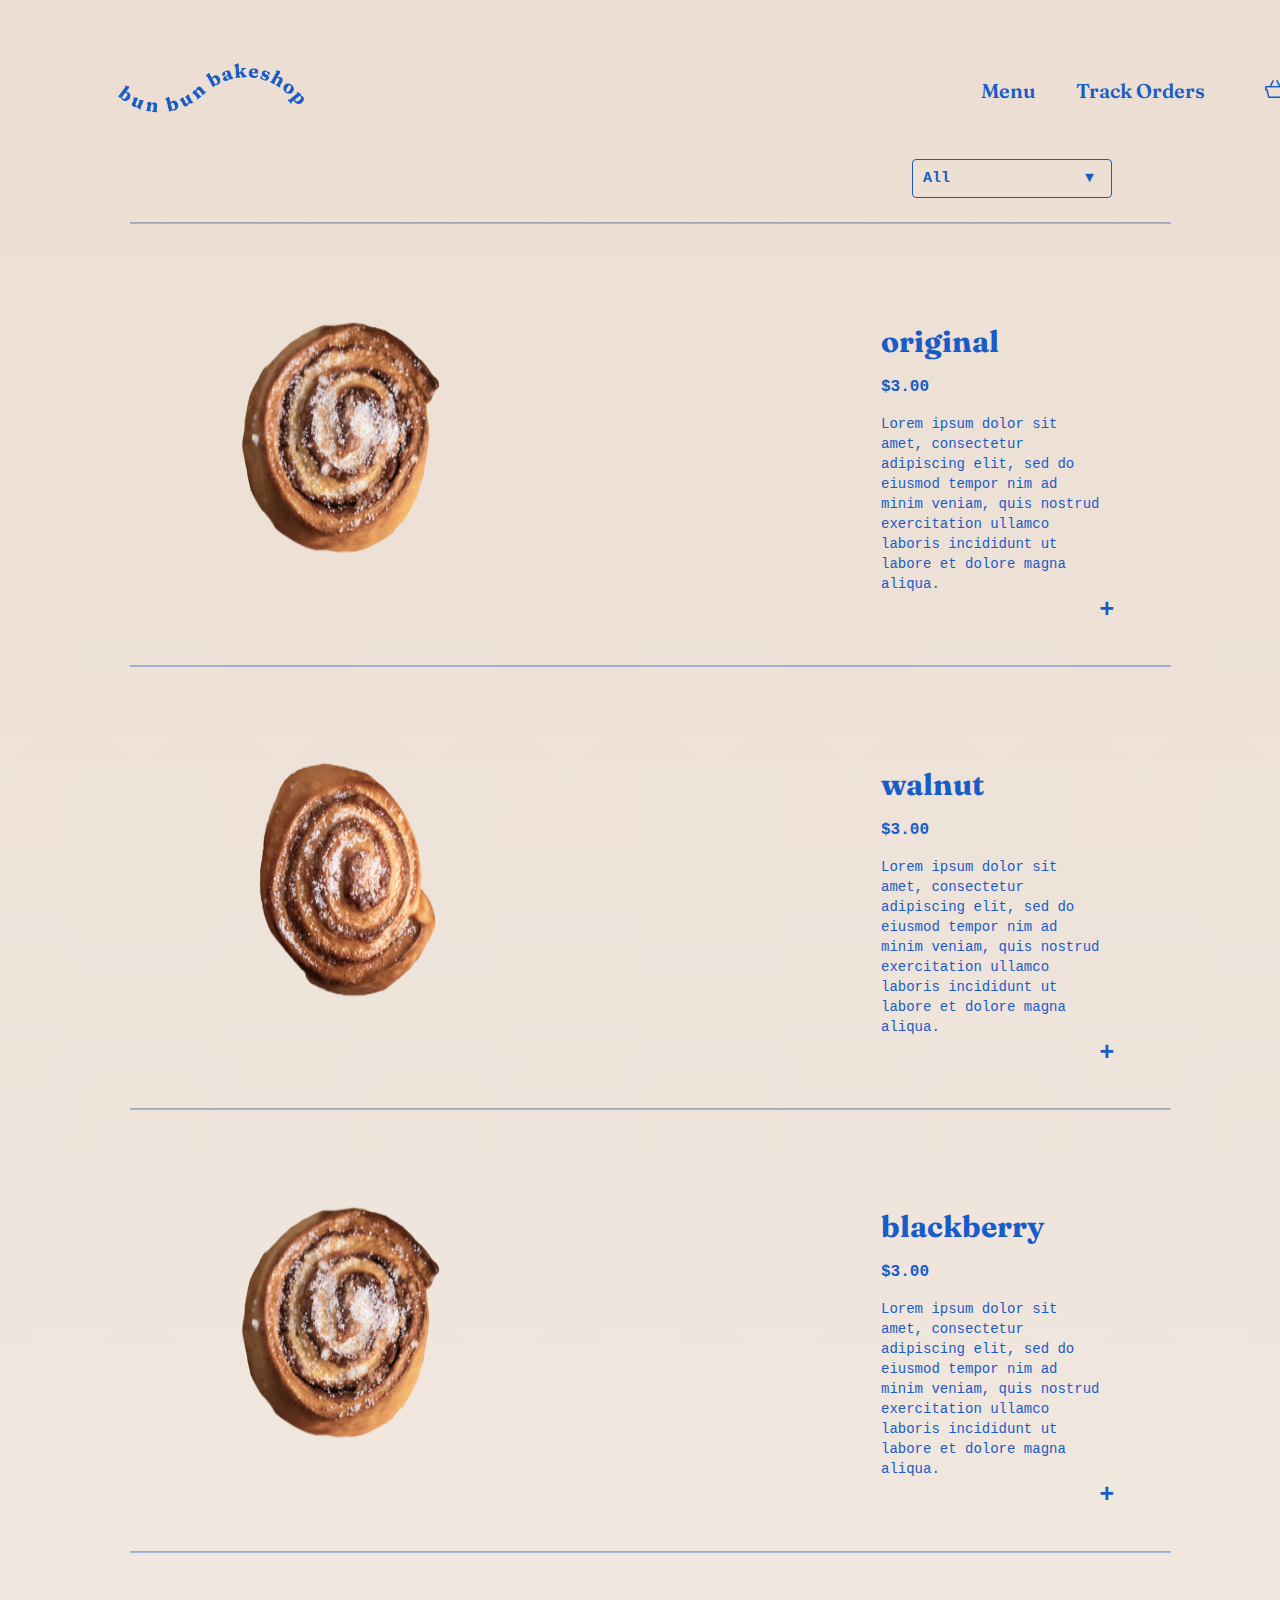
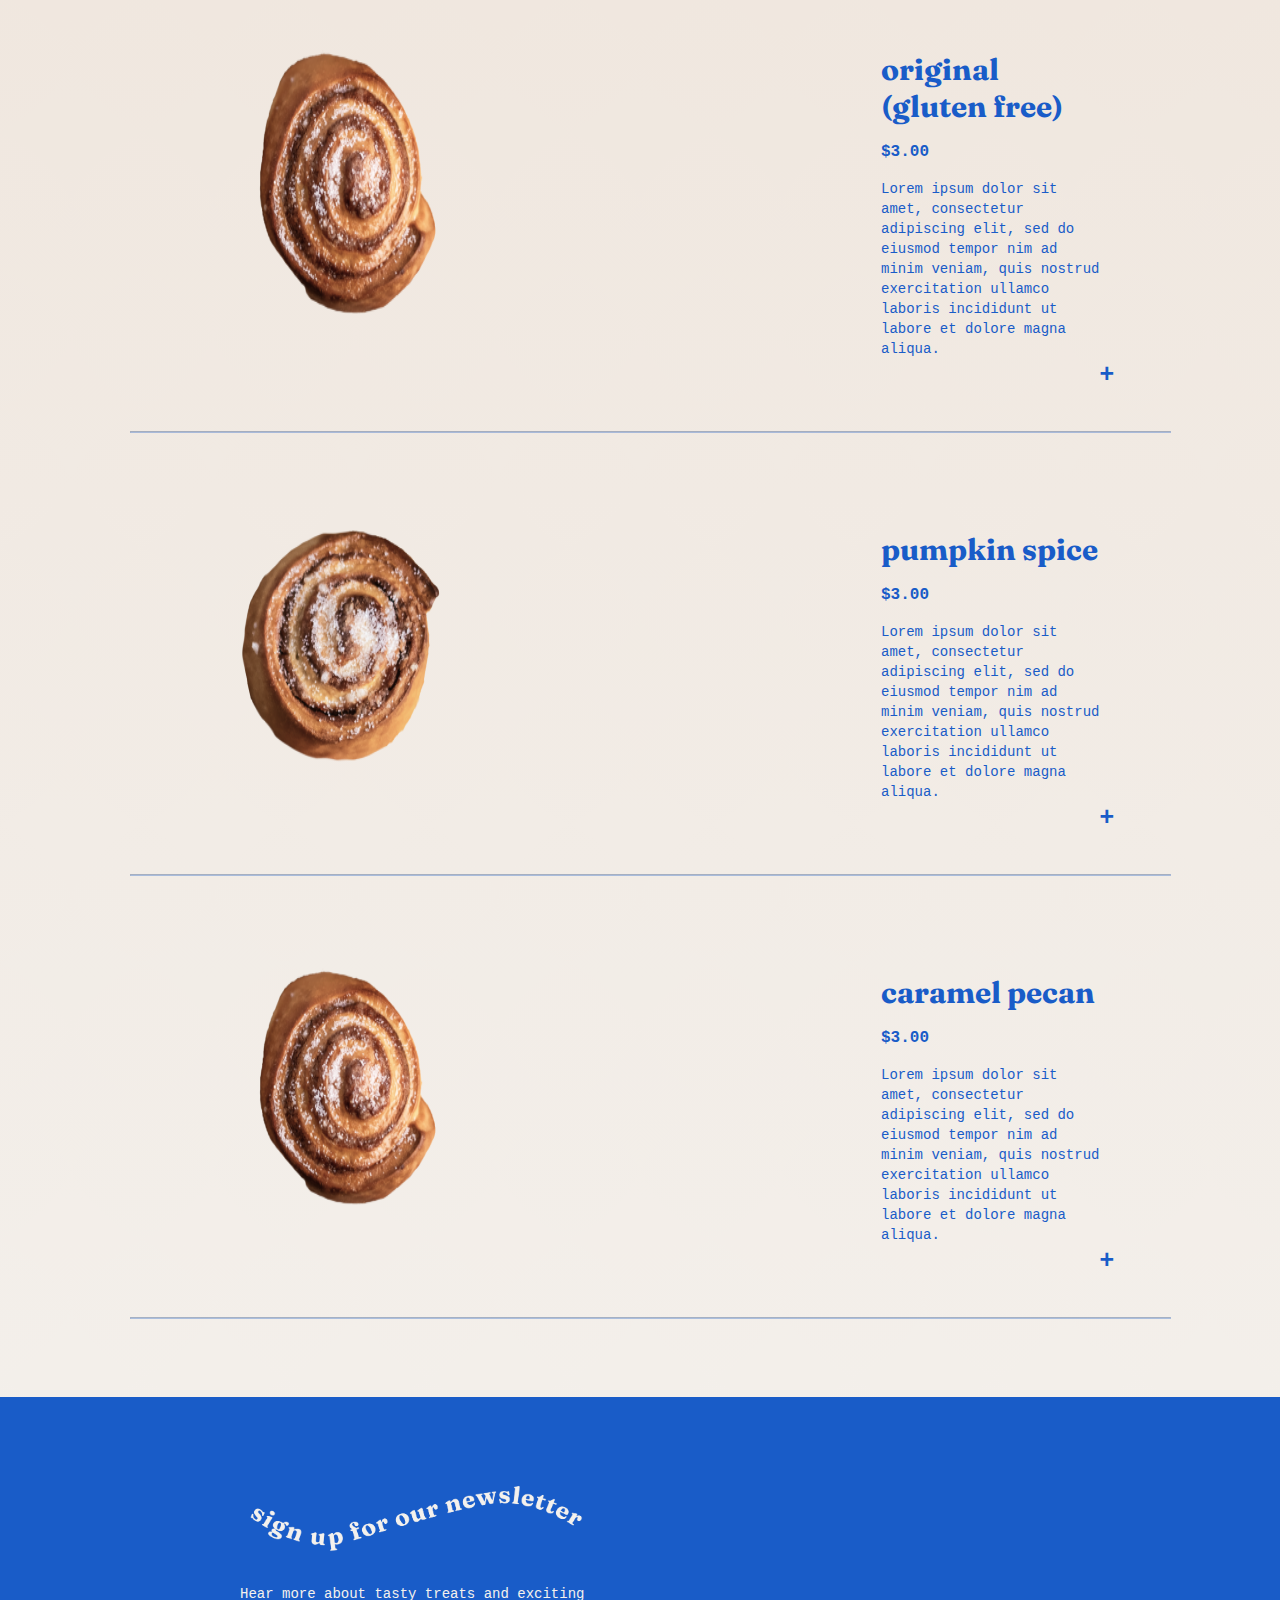
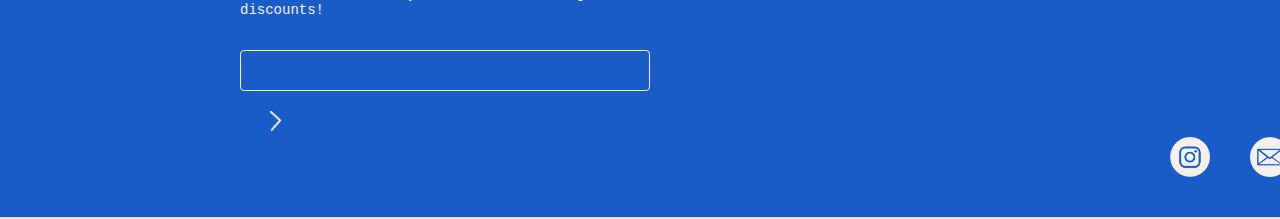
<file: homework_6b/menu.html>
<!doctype html>
<html lang="zxx">

<head>
    <meta charset="utf-8">
    <title>Menu </title>
    <link href="style.css" rel="stylesheet" type="text/css">
    <link rel="stylesheet" href="style.css">

    
    <!-- <script type = "text/javascript" src="script.js"></script>   -->
</head>

<body id="grad">
    <header>
        <a href="index.html"><img class="toplogo" src="source/bunbun.png" alt="Bunbun logo"></a>
        <nav>
            <ul class="nav-links">
                <li><a href="menu.html">Menu</a></li>
                <li><a href="track_order.html">Track Orders</a></li>
                <li><a href="cart.html"> <img class="basket" src="source/basket.png" alt="basket icon"></a></li>
                <span id="result"> </span>
                <ul></ul>
            </ul>
        </nav>
    </header>

    <div>
        <div class="menu-container-top">
            <button class="drop-down2">All&nbsp;&nbsp;&nbsp;&nbsp;&nbsp;&nbsp;&nbsp;&nbsp;&nbsp;&nbsp;&nbsp;&nbsp;&nbsp;&nbsp;&nbsp;▼</button>
        </div>
        <div class="menu-container">
            <hr class="line3">
            <button class="collapsible" onclick = expandDown(this)>
                <span class="menu-item">
                    <img class="bun" src="source/bun2.png" alt="original bun">
                    <span class="info">
                        <br><br><span class="heading4" id = "original">original</span><br><br>
                        <span class="item-price">$3.00</span>
                        <br><br>
                        <span class="menu-description">Lorem ipsum dolor sit amet, consectetur adipiscing elit, sed do
                            eiusmod tempor nim ad minim veniam, quis nostrud exercitation ullamco laboris incididunt ut
                            labore et dolore magna aliqua. </span>
                    </span>
                </span>
            </button>
            <div class="content">
                <h5>Customize</h5>
                <div class="customize-options">
                    <div class="quantity">
                        <span>Quantity</span><br>
                        <!-- <hr class="line4"> -->
                        <!-- <div class="bun-layout"> -->
                            <form id="mainForm" name="mainForm" class="bun-layout">
                                <label class="container"><span>1</span>
                                    <input type="radio" checked="checked" name="radio" id="g1" value="1" class="qty-btn">
                                    <span class="checkmark"></span>
                                </label>
                                <label class="container"><span>3</span>
                                    <input type="radio" name="radio" id="g2" value="3" class="qty-btn">
                                    <span class="checkmark"></span>
                                </label>
                                <label class="container"><span>6</span>
                                    <input type="radio" name="radio" id="g3" value="6" class="qty-btn">
                                    <span class="checkmark"></span>
                                </label>
                                <label class="container"><span class="format-12">12</span>
                                    <input type="radio" name="radio" id="g4" value="12" class="qty-btn">
                                    <span class="checkmark"></span>
                                </label>
                            </form>

                        <!-- </div> -->
                    </div>
                    <div class="glazing">
                        <span>Glaze Options</span><br>
                        <div class="custom-select" style="width:150px;">
                            <form action="cart.html"glaze-select >
                                <select id="mytext" class="my-select" id="originalGlaze">
                                    <option value="None">None</option>
                                    <option value="Sugar Milk">Sugar Milk</option>
                                    <option value="Vanilla">Vanilla</option>
                                    <option value="Chocolate">Chocolate</option>
                                </select>
                            </form>
                          </div>
                    </div>
                    &nbsp;&nbsp;&nbsp;&nbsp;&nbsp;&nbsp;&nbsp;&nbsp;&nbsp;&nbsp;&nbsp;&nbsp;&nbsp;&nbsp;&nbsp;&nbsp;&nbsp;&nbsp;&nbsp;<a href="#" class="button1" value="original" id="button-basket originalBun">Add to Basket</a>
                </div>
            </div>
            <hr class="line3">
            <button class="collapsible" onclick = "expandDown(this)">
                <span class="menu-item">
                    <img class="bun" src="source/bun3.png" alt="walnut bun">
                    <span class="info">
                        <br><br><span class="heading4">walnut</span><br><br>
                        <span class="item-price">$3.00</span>
                        <br><br>
                        <span class="menu-description">Lorem ipsum dolor sit amet, consectetur adipiscing elit, sed do
                            eiusmod tempor nim ad minim veniam, quis nostrud exercitation ullamco laboris incididunt ut
                            labore et dolore magna aliqua. </span>
                    </span>
                </span>
            </button>
            <div class="content">
                <h5>Customize</h5>
                <div class="customize-options">
                    <div class="quantity">
                        <span>Quantity</span><br>
                        <!-- <hr class="line4"> -->
                        <!-- <div class="bun-layout"> -->
                            <form id="mainForm" name="mainForm" class="bun-layout">
                                <label class="container"><span>1</span>
                                    <input type="radio" checked="checked" name="radio" id="g1" value="1" class="qty-btn">
                                    <span class="checkmark"></span>
                                </label>
                                <label class="container"><span>3</span>
                                    <input type="radio" name="radio" id="g2" value="3" class="qty-btn">
                                    <span class="checkmark"></span>
                                </label>
                                <label class="container"><span>6</span>
                                    <input type="radio" name="radio" id="g3" value="6" class="qty-btn">
                                    <span class="checkmark"></span>
                                </label>
                                <label class="container"><span class="format-12">12</span>
                                    <input type="radio" name="radio" id="g4" value="12" class="qty-btn">
                                    <span class="checkmark"></span>
                                </label>
                            </form>

                        <!-- </div> -->
                    </div>
                    <div class="glazing">
                        <span>Glaze Options</span><br>
                        <div class="custom-select" style="width:150px;">
                            <form action="cart.html"glaze-select >
                                <select id="mytext" class="my-select">
                                    <option value="None">None</option>
                                    <option value="Sugar Milk">Sugar Milk</option>
                                    <option value="Vanilla">Vanilla</option>
                                    <option value="Chocolate">Chocolate</option>
                                </select>
                            </form>
                          </div>
                    </div>
                    &nbsp;&nbsp;&nbsp;&nbsp;&nbsp;&nbsp;&nbsp;&nbsp;&nbsp;&nbsp;&nbsp;&nbsp;&nbsp;&nbsp;&nbsp;&nbsp;&nbsp;&nbsp;&nbsp;<a href="#" class="button1" id="button-basket">Add to Basket</a>
                </div>
            </div>
            <hr class="line3">
            <button class="collapsible" onclick = "expandDown(this)">
                <span class="menu-item">
                    <img class="bun" src="source/bun2.png" alt="blackberry bun">
                    <span class="info">
                        <br><br><span class="heading4">blackberry</span><br><br>
                        <span class="item-price">$3.00</span>
                        <br><br>
                        <span class="menu-description">Lorem ipsum dolor sit amet, consectetur adipiscing elit, sed do
                            eiusmod tempor nim ad minim veniam, quis nostrud exercitation ullamco laboris incididunt ut
                            labore et dolore magna aliqua. </span>
                    </span>
                </span>
            </button>
            <div class="content">
                <h5>Customize</h5>
                <div class="customize-options">
                    <div class="quantity">
                        <span>Quantity</span><br>
                        <!-- <hr class="line4"> -->
                        <div class="bun-layout">
                            <label class="container"><span>1</span>
                                <input type="radio" checked="checked" name="radio">
                                <span class="checkmark"></span>
                            </label>
                            <label class="container"><span>3</span>
                                <input type="radio" name="radio">
                                <span class="checkmark"></span>
                            </label>
                            <label class="container"><span>6</span>
                                <input type="radio" name="radio">
                                <span class="checkmark"></span>
                            </label>
                            <label class="container"><span class="format-12">12</span>
                                <input type="radio" name="radio">
                                <span class="checkmark"></span>
                            </label>
                        </div>
                    </div>
                    <div class="glazing">
                        <span>Glaze Options</span><br>
                        <div class="custom-select" style="width:150px;">
                            <select>
                              <option value="0">None</option>
                              <option value="1">Sugar Milk</option>
                              <option value="2">Vanilla</option>
                              <option value="3">Chocolate</option>
                            </select>
                          </div>
                    </div>
                    &nbsp;&nbsp;&nbsp;&nbsp;&nbsp;&nbsp;&nbsp;&nbsp;&nbsp;&nbsp;&nbsp;&nbsp;&nbsp;&nbsp;&nbsp;&nbsp;&nbsp;&nbsp;&nbsp;<a href="#" class="button1 button-basket">Add to Basket</a>
                </div>
            </div>
            <hr class="line3"><button class="collapsible" onclick = "expandDown(this)">
                <span class="menu-item">
                    <img class="bun" src="source/bun3.png" alt="gluten free bun">
                    <span class="info">
                        <br><br><span class="heading4">original (gluten free)</span><br><br>
                        <span class="item-price">$3.00</span>
                        <br><br>
                        <span class="menu-description">Lorem ipsum dolor sit amet, consectetur adipiscing elit, sed do
                            eiusmod tempor nim ad minim veniam, quis nostrud exercitation ullamco laboris incididunt ut
                            labore et dolore magna aliqua. </span>
                    </span>
                </span>
            </button>
            <div class="content">
                <h5>Customize</h5>
                <div class="customize-options">
                    <div class="quantity">
                        <span>Quantity</span><br>
                        <!-- <hr class="line4"> -->
                        <div class="bun-layout" id="glaze">
                            <label class="container"><span>1</span>
                                <input type="radio" checked="checked" name="radio">
                                <span class="checkmark"></span>
                            </label>
                            <label class="container"><span>3</span>
                                <input type="radio" name="radio">
                                <span class="checkmark"></span>
                            </label>
                            <label class="container"><span>6</span>
                                <input type="radio" name="radio">
                                <span class="checkmark"></span>
                            </label>
                            <label class="container"><span class="format-12">12</span>
                                <input type="radio" name="radio">
                                <span class="checkmark"></span>
                            </label>
                        </div>
                    </div>
                    <div class="glazing">
                        <span>Glaze Options</span><br>
                        <div class="custom-select" style="width:150px;">
                            <form action="cart.html">
                                <select id="mytext">
                                <option value="0">None</option>
                                <option value="1">Sugar Milk</option>
                                <option value="2">Vanilla</option>
                                <option value="3">Chocolate</option>
                                </select>
                            </form>
                          </div>
                    </div>
                    &nbsp;&nbsp;&nbsp;&nbsp;&nbsp;&nbsp;&nbsp;&nbsp;&nbsp;&nbsp;&nbsp;&nbsp;&nbsp;&nbsp;&nbsp;&nbsp;&nbsp;&nbsp;&nbsp;<a href="#" class="button1" id="button-basket">Add to Basket</a>
                </div>
            </div>
            <hr class="line3">
            <button class="collapsible" onclick = "expandDown(this)">
                <span class="menu-item">
                    <img class="bun" src="source/bun2.png" alt="pumpkin spice">
                    <span class="info">
                        <br><br><span class="heading4">pumpkin spice</span><br><br>
                        <span class="item-price">$3.00</span>
                        <br><br>
                        <span class="menu-description">Lorem ipsum dolor sit amet, consectetur adipiscing elit, sed do
                            eiusmod tempor nim ad minim veniam, quis nostrud exercitation ullamco laboris incididunt ut
                            labore et dolore magna aliqua. </span>
                    </span>
                </span>
            </button>
            <div class="content">
                <h5>Customize</h5>
                <div class="customize-options">
                    <div class="quantity">
                        <span>Quantity</span><br>
                        <!-- <hr class="line4"> -->
                        <div class="bun-layout">
                            <label class="container"><span>1</span>
                                <input type="radio" checked="checked" name="radio">
                                <span class="checkmark"></span>
                            </label>
                            <label class="container"><span>3</span>
                                <input type="radio" name="radio">
                                <span class="checkmark"></span>
                            </label>
                            <label class="container"><span>6</span>
                                <input type="radio" name="radio">
                                <span class="checkmark"></span>
                            </label>
                            <label class="container"><span class="format-12">12</span>
                                <input type="radio" name="radio">
                                <span class="checkmark"></span>
                            </label>
                        </div>
                    </div>
                    <div class="glazing">
                        <span>Glaze Options</span><br>
                        <div class="custom-select" style="width:150px;">
                            <select>
                              <option value="0">None</option>
                              <option value="1">Sugar Milk</option>
                              <option value="2">Vanilla</option>
                              <option value="3">Chocolate</option>
                            </select>
                          </div>
                    </div>
                    &nbsp;&nbsp;&nbsp;&nbsp;&nbsp;&nbsp;&nbsp;&nbsp;&nbsp;&nbsp;&nbsp;&nbsp;&nbsp;&nbsp;&nbsp;&nbsp;&nbsp;&nbsp;&nbsp;<a href="#" class="button1 button-basket">Add to Basket</a>
                </div>
            </div>
            <hr class="line3">
            <button class="collapsible" onclick = "expandDown(this)">
                <span class="menu-item">
                    <img class="bun" src="source/bun3.png" alt="caramel pecan">
                    <span class="info">
                        <br><br><span class="heading4">caramel pecan</span><br><br>
                        <span class="item-price">$3.00</span>
                        <br><br>
                        <span class="menu-description">Lorem ipsum dolor sit amet, consectetur adipiscing elit, sed do
                            eiusmod tempor nim ad minim veniam, quis nostrud exercitation ullamco laboris incididunt ut
                            labore et dolore magna aliqua. </span>
                    </span>
                </span>
            </button>
            <div class="content">
                <h5>Customize</h5>
                <div class="customize-options">
                    <div class="quantity">
                        <span>Quantity</span><br>
                        <!-- <hr class="line4"> -->
                        <div class="bun-layout">
                            <label class="container"><span>1</span>
                                <input type="radio" checked="checked" name="radio">
                                <span class="checkmark"></span>
                            </label>
                            <label class="container"><span>3</span>
                                <input type="radio" name="radio">
                                <span class="checkmark"></span>
                            </label>
                            <label class="container"><span>6</span>
                                <input type="radio" name="radio">
                                <span class="checkmark"></span>
                            </label>
                            <label class="container"><span class="format-12">12</span>
                                <input type="radio" name="radio">
                                <span class="checkmark"></span>
                            </label>
                        </div>
                    </div>
                    <div class="glazing">
                        <span>Glaze Options</span><br>
                        <div class="custom-select" style="width:150px;">
                            <select>
                              <option value="0">None</option>
                              <option value="1">Sugar Milk</option>
                              <option value="2">Vanilla</option>
                              <option value="3">Chocolate</option>
                            </select>
                          </div>
                    </div>
                    &nbsp;&nbsp;&nbsp;&nbsp;&nbsp;&nbsp;&nbsp;&nbsp;&nbsp;&nbsp;&nbsp;&nbsp;&nbsp;&nbsp;&nbsp;&nbsp;&nbsp;&nbsp;&nbsp;<a href="#" class="button1 button-basket">Add to Basket</a>
                </div>
            </div>
            <hr class="line3">
            <br><br><br>
        </div>
        

        <div class="footer">
            <div class="subscription-form">
                <!-- <p class="footer-heading"><br><br><br>Sign up for our newsletter</p> -->
                <img class="signup" src="source/signup.png" alt="Bunbun logo">
                <p class="footer-body">Hear more about tasty treats and exciting discounts!</p><br>
                <div class="subscription-input">
                    <input type="text" id="subscription-submit" name="submission-form">
                    <a href="#"><img class = "arrow" src="source/arrow.png" alt="arrow button"></a>
                </div>
            </div>
            <div class="footer-section-links">
                <a href="#"><img class="icons" src="source/insta.png" alt="instagram icon"></a>
                <a href="#"><img class="icons" src="source/email.png" alt="email icon"></a>
                <a href='#' class="footer-email">hello@bunbun.com</a>
            </div>
        </div>

        <!-- NOT my code! From w3 schools tutorial  -->
        <!-- <script>
            var coll = document.getElementsByClassName("collapsible");
            var i;

            for (i = 0; i < coll.length; i++) {
                coll[i].addEventListener("click", function () {
                    this.classList.toggle("active");
                    var content = this.nextElementSibling;
                    if (content.style.maxHeight) {
                        content.style.maxHeight = null;
                    } else {
                        content.style.maxHeight = content.scrollHeight + "px";
                    }
                });
            }
        </script> -->
        <!-- From w3 schools tutorial  -->
    </div>
</body>

<script src="script.js"></script>

</html>
</file>
<file: homework_5/style.css>
@import url('https://fonts.googleapis.com/css2?family=Fraunces:ital,wght@0,100;0,200;0,300;0,500;0,600;0,700;1,100;1,200;1,500;1,600;1,700&display=swap');

body {
    background-color: #F4F1ED;
    font-family: "Open Sans", "Helvetica Neue", Helvetica, Arial, sans-serif;
    margin-left: 50px;

}

footer {
    background-color: #195CC8;
    width: 100%;

}

header {
    display: flex;
    justify-content: space-between;
    align-items: center;
    padding: 30px 10%;
    background-color: #ECDED2;
    margin-left: -90px;
    margin-right: -10px;
    margin-top: -10px;
    margin-bottom: -5px;

}

.nav-links {
    list-style: none;
    font-size: 20px;
    font-weight: 600;
    font-family: 'Fraunces', serif;

}

.nav-links li {
    display: inline-block;
    padding: 0px 20px;
}

.nav-links li a {
    transition: all 0.3s ease 0s;
}

.nav-links li a:hover {
    text-decoration: underline;
}

h1 {
    /* position: absolute; */
    text-align: center;

    /* width: 695px;
    height: 149px;
    left: 850px;
    top: 207px; */
    z-index: 1;

    font-family: 'Fraunces', serif;
    font-weight: 700;
    font-style: normal;
    font-weight: normal;
    font-size: 80px;
    line-height: 90px;
    letter-spacing: 0.065em;

    color: #195CC8;
}

h2 {
    margin: 0;
    float: left;
    padding: 5px;
    /* margin-left: 10px;
    margin-top: 10px;
    float: left;
    display: inline-block; */
}

h3 {
    /* width: 218px;
    height: 64px;
    left: 188px;
    top: 1244px; */
    position: relative;

    font-family: Fraunces;
    font-style: normal;
    font-weight: normal;
    font-size: 30px;
    line-height: 48px;
    letter-spacing: 0.065em;

    color: #195CC8;

}

div {
    display: block;
}

ul {
    list-style-type: none;
}

li {
    float: left;
    padding-left: 15px;
    padding-right: 15px;
}

nav {
    float: right;
}


a {
    color: #195CC8;
    text-decoration: none;
}


a:hover {
    text-decoration: underline;
}

.header-container {
    
    display: flex;
    flex-direction: column;
    padding-right: 180px;

}

a.button2 {
    /* background-color: none; */
    border: solid #195CC8;
    border-width: 2px;
    border-radius: 5px;
    transition: all 0.2s;
    background-color: rgba(255, 255, 255, 0);

    padding-top: 0px;
    padding-left: 50px;
    padding-right: 50px;

    line-height: 60px;
    letter-spacing: 0.1em;


    text-align: center;
    text-decoration: none;
    display: inline-block;
    cursor: pointer;

    font-size: 16px;
    font-weight: Bold;
    font-family: 'Courier New', serif;
}

a.button2:hover {
    color: #ECDED2;
    background-color: #195CC8;
}

a.button1 {
    background-color: rgba(255, 255, 255, 0);
    color: #195CC8;
    border-radius: 4px;
    border: 1.5px solid #195CC8;

    transition: all 0.2s;
    padding: 12px 32px;
    margin-top: 60px;
    margin-bottom: 50px;
    margin-left: 450px;

    text-align: center;
    text-decoration: none;
    display: inline-block;
    cursor: pointer;

    font-size: 15px;
    font-weight: Bold;
    font-family: 'Courier New', serif;
}

a.button1:hover {
    color: #ECDED2;
    background-color: #195CC8;
}

.container2 {
    /* display: flex;
    left:0px;
    width: 100%; */
    width: 100%;
    left: 0px;


    background-color: #ECDED2;


}

.top-ribbon-outer {
    width: 100%;
    color: #195CC8;
    position: relative;


}

.top-ribbon-inner {
    overflow: hidden;

    border-radius: 5px;
    border-color: red;
}

.home-image {
    position: absolute;
    left: 0px;
    width: 100%;
    /* width: 886px;
    height: 500px;
    left: 201px;
    top: 207px; */
    z-index: 1;
    flex-basis: auto;

    /* background: url(image.png); */
}

.rectangle {
    position: absolute;
    width: 890px;
    height: 510px;
    left: 169px;
    top: 227px;

    border: 4px solid #195CC8;
    box-sizing: border-box;
}

.rightnav {
    padding-top: 20px;
    padding-right: 50px;
    font-size: 20px;
    font-weight: 700;
    font-family: 'Fraunces', serif;
}

.toplogo {
    /* position: absolute; */
    padding-top: 20px;
    padding-left: 20px;
    width: 220px;
    /* height: 55.44px; */
    left: 100px;
    top: 100px;

}

.basket {
    /* position: absolute; */
    width: 20px;
    /* height: 27px; */
    left: 1228px;
    top: 70px;
    padding-left: 20px;
}

.staff {
    width: 400px;
    height: 400px;
    /* left: 800px; */
    /* padding-left: 100px; */
    border-radius: 50%;
}

.body {

    font-family: Courier;
    font-style: normal;
    font-weight: normal;
    font-size: 14px;
    line-height: 139%;
    /* or 22px */

    letter-spacing: 0.03em;

    color: #195CC8;
}

#body-id {
    position: absolute;
    width: 554px;
    height: 254px;
    left: 685px;
    top: 944px;
}

.nav-container {
    background-color: #F4F1ED;
}

.bottom-container {
    /* padding: 10%; */
    padding-left: 10%;
    padding-right: 10%;
}

.about {
    flex-basis: 60%;
}

.line {
    width: 100%;
    margin: auto;
    margin-top: 40%;
    margin-bottom: 5%;
    /* margin: auto;
    margin-top: 5%;
    margin-bottom: 5%; */
    transform: rotate(0deg);
    opacity: 0;
}

.info-section {
    padding-top: 40px;
    display: flex;
    flex-direction: row-reverse;
}

.info-section2 {
    padding-top: 40px;
    display: flex;
    flex-direction: row;
}

.info-body {
    padding-top: 25px;
    padding-left: 5px;
    padding-right: 300px;
    /* padding-left: 5195CC8px; */
}

.line2 {
    width: 100%;
    margin: auto;
    margin-top: 10%;
    margin-bottom: 3%;
    /* margin: auto;
    margin-top: 5%;
    margin-bottom: 5%; */
    border-color: #195CC8;
    opacity: 0.33;
}

.contact {
    flex-basis: 40%;
}

.contact-photo {
    padding-top: 120px;
    width: 750px;
    /* height: 352px; */
    left: 594px;
    top: 1729px;
}

.footer {
    display: flex;
    flex-direction: row;
    /* position: relative; */
    height: 400px;
    /* width: 100%; */
    margin-bottom: -100px;
    margin-left: -50px;
    margin-right: -10px;
    padding-top: 20px;
    padding-left: 240px;

    background: #195CC8;
    color: #F4F1ED;
}

.subscription-form {
    flex-direction: row;
    margin-right: 500px;
}

#subscription-submit{
    border: 1px solid #F4F1ED;
    color: #F4F1ED;
}

input[type=text],
select {
    /* width: 100%; */
    background-color: rgba(255, 255, 255, 0);
    /* background-color: #195CC8; */
    display: inline-block;
    border: 1px solid #195CC8;
    border-radius: 4px;
    box-sizing: border-box;
    padding: 12px 120px;
    color: #195CC8;
    font-weight: bold;
    font-family: 'Courier New', Courier, monospace;
}

.footer-body {
    color: #F4F1ED;
    font-size: 14px;
    font-family: 'Courier New', serif;
}

.footer-section-links {
    display: flex;
    flex-direction: row;
    padding-top: 300px;
}

.footer-heading {
    color: #F4F1ED;
    font-size: 20px;
    font-weight: 700;
    font-family: 'Fraunces', serif;
}

.signup {
    padding-top: 50px;
    width: 350px;
}

.arrow {
    height: 20px;
    padding-top: 20px;
    padding-left: 30px;
}

.icons {
    width: 40px;
    padding: 20px;
}

.footer-email {
    color: #F4F1ED;
    padding-left: 15px;
    padding-top: 30px;
    font-size: 15px;
    font-family: 'Courier New', serif;
}

#grad {
    height: 3000px;
    background-color: #ECDED2;
    /* For browsers that do not support gradients */
    background-image: linear-gradient(#ECDED2, #F4F1ED);
}

#grad2 {
    height: 2600px;
    background-color: #F4F1ED;
    /* For browsers that do not support gradients */
    background-image: linear-gradient(#F4F1ED, #ECDED2);
}

#grad3 {
    /* padding-top: -400px; */
    height: 1400px;
    background-color: #ECDED2;
    /* For browsers that do not support gradients */
    background-image: linear-gradient(#ECDED2, #F4F1ED);
}

#grad4 {
    /* padding-top: -400px; */
    height: 1200px;
    background-color: #ECDED2;
    /* For browsers that do not support gradients */
    background-image: linear-gradient(#ECDED2, #F4F1ED);
}

#grad5 {
    /* padding-top: -400px; */
    height: 1800px;
    background-color: #ECDED2;
    /* For browsers that do not support gradients */
    background-image: linear-gradient(#ECDED2, #F4F1ED);
}

.menu-container {
    display: flex;
    flex-direction: column;
}

.menu-item {
    display: flex;
    flex-direction: row;
}

.bun {
    width: 500px;
    padding-left: 140px;
    padding-right: 400px;
}

.info {
    padding-right: 150px;
}

.heading4 {
    color: #195CC8;
    font-size: 30px;
    font-weight: 700;
    font-family: 'Fraunces', serif;
}

span {
    color: #195CC8;
    font-size: 16px;
    font-weight: bold;
    font-family: 'Courier New', serif;
}

.menu-description {
    color: #195CC8;
    font-size: 14px;
    font-weight: normal;
    font-family: 'Courier New', serif;
    line-height: 20px;
}

.line3 {
    width: 85%;
    /* margin: auto; */
    margin-left: 80px;
    margin-top: 2%;
    margin-bottom: 2%;
    /* margin: auto;
    margin-top: 5%;
    margin-bottom: 5%; */
    border-color: #195CC8;
    opacity: 0.33;
}

.collapsible {
    background-color: rgba(255, 255, 255, 0);
    color: #195CC8;
    cursor: pointer;
    padding: 18px;
    width: 100%;
    border: none;
    text-align: left;
    outline: none;
}


.collapsible:after {
    content: '\002B';
    color: #195CC8;
    font-weight: bold;
    font-size: 25px;
    float: right;
    margin-left: 5px;
    margin-right: 140px;
}

.active:after {
    content: "\2212";
}


.content {
    display: flex;
    flex-direction: column;
    padding: 0 18px;
    max-height: 0;
    overflow: hidden;
    transition: max-height 0.2s ease-out;
    background-color: rgba(255, 255, 255, 0);
}

h5 {
    color: #195CC8;
    font-size: 20px;
    font-weight: 700;
    font-family: 'Courier New', serif;
    margin-left: 100px;
}

.customize-options {
    display: flex;
    flex-direction: row;
    margin-left: 80px;
    /* padding-right: 100px; */
}

.quantity {
    display: flex;
    flex-direction: column;
    padding: 20px;
}

.glazing {
    display: flex;
    flex-direction: column;
    margin-left: 100px;
    padding: 20px;
}

.line4 {
    width: 100%;
    /* margin: auto; */
    margin: auto;
    /* margin: auto;
    margin-top: 5%;
    margin-bottom: 5%; */
    border-color: #195CC8;
    border-width: .05px;
    /* opacity: 0.33; */
}

/* The container */
.container {
    display: block;
    position: relative;
    padding-left: 35px;
    margin-bottom: 12px;
    cursor: pointer;
    font-size: 22px;
    -webkit-user-select: none;
    -moz-user-select: none;
    -ms-user-select: none;
    user-select: none;
    margin-right: 20px;
}

/* Hide the browser's default radio button */
.container input {
    position: absolute;
    opacity: 0;
    cursor: pointer;
}

/* Create a custom radio button */
.checkmark {
    position: absolute;
    top: 0;
    left: 0;
    height: 40px;
    width: 40px;
    /* background-color: none; */
    color: #195CC8;
    border-radius: 4px;
    border: 1.5px solid #195CC8;
    z-index: 0;

}

/* On mouse-over, add thick border */
.container:hover input~.checkmark {
    border: 3px solid #195CC8;
}

/* When the radio button is checked, keep thick border */
.container input:checked~.checkmark {
    border: 3px solid #195CC8;
}


.bun-layout {
    display: flex;
    flex-direction: row;
}

input[type="radio"]:checked~span:first-of-type {
    color: black;
}

label span:first-of-type {
    position: relative;
    left: -18px;
    font-size: 15px;
    color: #195CC8;
    text-align: center;
    font-weight: bold;
    font-family: "Courier New";
}

label span {
    position: relative;
    top: 7px;
    z-index: 1;
}

.format-12 {
    left: -22px !important;
}

.drop-down {
    background-color: rgba(255, 255, 255, 0);
    color: #195CC8;
    border-radius: 4px;
    border: 1.5px solid #195CC8;
    font-weight: bold;
    font-family: "Courier New";
    font-size: 15px;
    padding: 10px;
    width: 250px;
    text-align: left;
}

.custom-select{
    /* background-color: rgba(255, 255, 255, 0);
    border: 1.5px solid #195CC8; */
}

.drop-down2 {
    /* display: flex; */

    background-color: rgba(255, 255, 255, 0);
    color: #195CC8;
    border-radius: 4px;
    border: 1.5px solid #195CC8;
    font-weight: bold;
    font-family: "Courier New";
    font-size: 15px;
    padding: 10px;
    width: 200px;
    text-align: left;
    margin-right: 160px;
    /* margin-left: 1250px;
    margin-top: 30px;
    margin-bottom: 10px; */
}

.tracking-input {
    display: flex;
    flex-direction: row;
    padding: 10px;
    margin: 20px;
}

#order-submit {
    background-color: rgba(255, 255, 255, 0);
    border-radius: 6px;
    border: 2px solid #195CC8;
    margin-right: 130px;
    line-height: 0px;
    margin: 10px 20px;
    /* padding: -100px 30px; */
}

#format2 {
    color: #195CC8;
    font-weight: bold;
    font-family: "Courier New";
    font-size: 18px;
    margin-left: 70px;
    margin-right: 50px;
}

.map-photo {
    margin-left: 100px;
    width: 950px;
    margin-right: 70px;
}

.order-info {
    display: flex;
    flex-direction: column;
}

.order {
    font-weight: normal;
    line-height: 25px;
}

a.button3 {
    /* background-color: none; */
    border: solid #195CC8;
    border-width: 2px;
    border-radius: 5px;
    transition: all 0.2s;
    background-color: rgba(255, 255, 255, 0);

    padding-top: 10px;
    margin-bottom: 9px;
    padding-left: 50px;
    padding-right: 50px;
    margin-top: 10px;
    margin-left: 80px;

    line-height: 20px;
    letter-spacing: 0.1em;


    text-align: center;
    text-decoration: none;
    display: inline-block;
    cursor: pointer;

    font-size: 16px;
    font-weight: Bold;
    font-family: 'Courier New', serif;
}

a.button3:hover {
    color: #ECDED2;
    background-color: #195CC8;
}

.tracking-container {
    display: flex;
    flex-direction: column;
}

.help_info {
    display: flex;
    flex-direction: row;
}

.format3 {
    margin-right: 300px;
    margin-left: 100px;
    font-size: 18px;

}

.format4 {
    font-weight: normal;
    font-size: 18px;
    border: 1.5px solid #195CC8;
    margin: 0px;
    padding: 10px;
    margin-bottom: 80px;
    ;
}

.format5 {
    font-weight: normal;
    font-size: 18px;
    margin-left: 100px;
    margin-top: -60px;

}

.purchase1-container {
    display: flex;
    flex-direction: column;
}

.first-cont {
    display: flex;
    flex-direction: row;
}

.back-button {
    margin-left: 100px;
    margin-right: 1000px;
    font-size: 16px;
    font-weight: Bold;
    font-family: 'Courier New', serif;
}

.second-cont {
    display: flex;
    flex-direction: row;
}

.format6 {
    margin-left: 100px;
    margin-right: 350px;
}

.delivery-info {
    border: 3px solid #195CC8;
    color: #195CC8;
    border-radius: 5px;
    padding: 15px;
    margin-left: 20px;
    margin-right: 20px;
    font-size: 16px;
    font-weight: Bold;
    font-family: 'Courier New', serif;
}

.delivery-info2 {
    border: 1.5px solid #195CC8;
    color: #195CC8;
    border-radius: 5px;
    padding: 15px;
    margin-left: 20px;
    margin-right: 20px;
    font-size: 16px;
    font-weight: normal;
    font-family: 'Courier New', serif;
}

.third-cont {
    display: flex;
    flex-direction: row;
}

.outer-row {
    display: flex;
    flex-direction: row;
}

.inner-row {
    display: flex;
    flex-direction: column;
}

.format7 {
    font-weight: normal;
    font-size: 13px;
}

#submit-contact {
    background-color: rgba(255, 255, 255, 0);
    border-radius: 5px;
    border: 1.5px solid #195CC8;
    line-height: 0px;
    margin-right: 50px;
    /* margin: 0px 20px; */
}

#contact-submit {
    background-color: rgba(255, 255, 255, 0);
    border-radius: 5px;
    border: 1.5px solid #195CC8;
    line-height: 0px;
    margin-right: 50px;
    /* margin: 0px 20px; */
}

.last-cont {
    display: flex;
    flex-direction: row-reverse;
}


a.button5 {
    /* background-color: none; */
    border: solid #195CC8;
    border-width: 2px;
    border-radius: 5px;
    transition: all 0.2s;
    background-color: rgba(255, 255, 255, 0);

    margin-right: 50px;

    line-height: 40px;
    padding-left: 10px;
    padding-right: 10px;
    margin-right: 170px;
    letter-spacing: 0.1em;


    text-align: center;
    text-decoration: none;
    display: inline-block;
    cursor: pointer;

    font-size: 16px;
    font-weight: Bold;
    font-family: 'Courier New', serif;
}

a.button5:hover {
    color: #ECDED2;
    background-color: #195CC8;
}

.progress-bar {
    width: 280px;
}

.home-container{
    display: flex;
    flex-direction: row;
    justify-content: flex-end;
}

.menu-container-top{
    display: flex;
    flex-direction: row;
    justify-content: flex-end;
}

.top-categ{
    display: flex;
    flex-direction: row;
    margin-bottom: -15px;
    padding-left: 10px;
}

.item-categ{
    display: flex;
    flex-direction: row;
    padding-left: 10px;

    /* justify-content: space-evenly; */
    /* padding-left: 10%; */
}
.product-label{
    flex-grow: 5;
    flex-basis: auto;
    padding-left: 70px;
}
.quantity-label{
    flex-grow: 2;
}
.total-label{
    flex-grow: 2;
}


.bun-cart{
    display: flex;
    flex-direction: row;
    flex-basis: auto;
    padding-left: 80px;
    padding-right: 20px;
    width: 20%;
    flex-grow: 5;
}

.quant-cart{
    padding-top: 30px;
    flex-grow: 3;
    /* padding-left: 230px; */
    /* flex-basis: 29%; */
}

.price-cart{
    padding-top: 30px;
    flex-grow: 3;
    padding-left: 30px;
    
}

.title-display{
    display: flex;
    flex-direction: column;
}

.item-title{
    color: #195CC8;
    font-size: 40px;
    font-weight: 700;
    font-family: 'Fraunces', serif;
    padding-bottom: 15px;
    padding-top: 30px;
}

.title-cart{
    display: flex;
    flex-direction: column;
}

.cart-opt{
    padding-top: 50px;
}

.center-text{
    display: flex;
    align-items: center;
    justify-content: center;
    padding-bottom: 40px;
}

.edit-cart{
    font-family: 'Courier New', Courier, monospace;
    font-weight: bold;
}

.remove-cart{
    font-family: 'Courier New', Courier, monospace;
    font-weight: bold;
}
    
.price-breakdown{
    padding-top: 40px;

    display: flex;
    flex-direction: row;
    justify-content: flex-end;
}

.categories{
    display: flex;
    flex-direction: column;
    padding-right: 70px;
}

.cat-pair{
    display: flex;
    flex-direction: column;

    padding-right: 280px;
    padding-bottom: 200px;
    

}

.carousel{
    background-color: #E0DDD4;
}

.button5-container{
display: flex;
justify-content: flex-end;
}

.button5{
    display: flex;
    margin-bottom: 100px;
</file>
<file: homework_6b/style.css>
@import url('https://fonts.googleapis.com/css2?family=Fraunces:ital,wght@0,100;0,200;0,300;0,500;0,600;0,700;1,100;1,200;1,500;1,600;1,700&display=swap');

body {
    background-color: #F4F1ED;
    font-family: "Open Sans", "Helvetica Neue", Helvetica, Arial, sans-serif;
    margin-left: 50px;

}

footer {
    background-color: #195CC8;
    width: 100%;

}

header {
    display: flex;
    justify-content: space-between;
    align-items: center;
    padding: 30px 10%;
    background-color: #ECDED2;
    margin-left: -90px;
    /* margin-right: -10px; */
    margin-right: -155px;
    margin-top: -10px;
    margin-bottom: -5px;

}

.nav-links {
    list-style: none;
    font-size: 20px;
    font-weight: 600;
    font-family: 'Fraunces', serif;

}

.nav-links li {
    display: inline-block;
    padding: 0px 20px;
}

.nav-links li a {
    transition: all 0.3s ease 0s;
}

.nav-links li a:hover {
    text-decoration: underline;
}

h1 {
    /* position: absolute; */
    text-align: center;

    /* width: 695px;
    height: 149px;
    left: 850px;
    top: 207px; */
    z-index: 1;

    font-family: 'Fraunces', serif;
    font-weight: 700;
    font-style: normal;
    font-weight: normal;
    font-size: 80px;
    line-height: 90px;
    letter-spacing: 0.065em;

    color: #195CC8;
}

h2 {
    margin: 0;
    float: left;
    padding: 5px;
    /* margin-left: 10px;
    margin-top: 10px;
    float: left;
    display: inline-block; */
}

h3 {
    /* width: 218px;
    height: 64px;
    left: 188px;
    top: 1244px; */
    position: relative;

    font-family: Fraunces;
    font-style: normal;
    font-weight: normal;
    font-size: 30px;
    line-height: 48px;
    letter-spacing: 0.065em;

    color: #195CC8;

}

div {
    display: block;
}

ul {
    list-style-type: none;
}

li {
    float: left;
    padding-left: 15px;
    padding-right: 15px;
    text-decoration: none;
    color: #195CC8;
    display: flex;
    flex-direction: row;
    padding-left: 70px;
}

nav {
    float: right;
}


a {
    color: #195CC8;
    text-decoration: none;
}


a:hover {
    text-decoration: underline;
}

.header-container {
    
    display: flex;
    flex-direction: column;
    padding-right: 180px;

}

a.button2 {
    /* background-color: none; */
    border: solid #195CC8;
    border-width: 2px;
    border-radius: 5px;
    transition: all 0.2s;
    background-color: rgba(255, 255, 255, 0);

    padding-top: 0px;
    padding-left: 50px;
    padding-right: 50px;

    line-height: 60px;
    letter-spacing: 0.1em;


    text-align: center;
    text-decoration: none;
    display: inline-block;
    cursor: pointer;

    font-size: 16px;
    font-weight: Bold;
    font-family: 'Courier New', serif;
}

a.button2:hover {
    color: #ECDED2;
    background-color: #195CC8;
}

a.button1 {
    background-color: rgba(255, 255, 255, 0);
    color: #195CC8;
    border-radius: 4px;
    border: 1.5px solid #195CC8;

    transition: all 0.2s;
    padding: 12px 32px;
    margin-top: 60px;
    margin-bottom: 50px;
    margin-left: 240px;

    text-align: center;
    text-decoration: none;
    display: inline-block;
    cursor: pointer;

    font-size: 15px;
    font-weight: Bold;
    font-family: 'Courier New', serif;
}

a.button1:hover {
    color: #ECDED2;
    background-color: #195CC8;
}

.container2 {
    /* display: flex;
    left:0px;
    width: 100%; */
    width: 100%;
    left: 0px;


    background-color: #ECDED2;


}

.top-ribbon-outer {
    width: 100%;
    color: #195CC8;
    position: relative;


}

.top-ribbon-inner {
    overflow: hidden;

    border-radius: 5px;
    border-color: red;
}

.home-image {
    position: absolute;
    left: 0px;
    width: 111%;
    /* width: 886px;
    height: 500px;
    left: 201px;
    top: 207px; */
    z-index: 1;
    flex-basis: auto;

    /* background: url(image.png); */
}

.rectangle {
    position: absolute;
    width: 890px;
    height: 510px;
    left: 169px;
    top: 227px;

    border: 4px solid #195CC8;
    box-sizing: border-box;
}

.rightnav {
    padding-top: 20px;
    padding-right: 50px;
    font-size: 20px;
    font-weight: 700;
    font-family: 'Fraunces', serif;
}

.toplogo {
    /* position: absolute; */
    padding-top: 20px;
    padding-left: 20px;
    width: 220px;
    /* height: 55.44px; */
    left: 100px;
    top: 100px;

}

.basket {
    /* position: absolute; */
    width: 20px;
    /* height: 27px; */
    left: 1228px;
    top: 70px;
    padding-left: 20px;
}

.staff {
    width: 400px;
    height: 400px;
    /* left: 800px; */
    /* padding-left: 100px; */
    border-radius: 50%;
}

.body {

    font-family: Courier;
    font-style: normal;
    font-weight: normal;
    font-size: 14px;
    line-height: 139%;
    /* or 22px */

    letter-spacing: 0.03em;

    color: #195CC8;
}

#body-id {
    position: absolute;
    width: 554px;
    height: 254px;
    left: 685px;
    top: 944px;
}

.nav-container {
    background-color: #F4F1ED;
}

.bottom-container {
    /* padding: 10%; */
    padding-left: 10%;
    padding-right: 10%;
}

.about {
    flex-basis: 60%;
}

.line {
    width: 100%;
    margin: auto;
    margin-top: 40%;
    margin-bottom: 5%;
    /* margin: auto;
    margin-top: 5%;
    margin-bottom: 5%; */
    transform: rotate(0deg);
    opacity: 0;
}

.info-section {
    padding-top: 40px;
    display: flex;
    flex-direction: row-reverse;
}

.info-section2 {
    padding-top: 40px;
    display: flex;
    flex-direction: row;
}

.info-body {
    padding-top: 25px;
    padding-left: 5px;
    padding-right: 300px;
    /* padding-left: 5195CC8px; */
}

.line2 {
    width: 100%;
    margin: auto;
    margin-top: 10%;
    margin-bottom: 3%;
    /* margin: auto;
    margin-top: 5%;
    margin-bottom: 5%; */
    border-color: #195CC8;
    opacity: 0.33;
}

.contact {
    flex-basis: 40%;
}

.contact-photo {
    padding-top: 120px;
    width: 750px;
    /* height: 352px; */
    left: 594px;
    top: 1729px;
}

.footer {
    display: flex;
    flex-direction: row;
    /* position: relative; */
    height: 400px;
    /* width: 100%; */
    margin-bottom: -100px;
    margin-left: -50px;
    margin-right: -160px;
    padding-top: 20px;
    padding-left: 240px;

    background: #195CC8;
    color: #F4F1ED;
}

.subscription-form {
    flex-direction: row;
    margin-right: 500px;
}

#subscription-submit{
    border: 1px solid #F4F1ED;
    color: #F4F1ED;
}

input[type=text],
select {
    /* width: 100%; */
    background-color: rgba(255, 255, 255, 0);
    /* background-color: #195CC8; */
    display: inline-block;
    border: 1px solid #195CC8;
    border-radius: 4px;
    box-sizing: border-box;
    padding: 12px 120px;
    color: #195CC8;
    font-weight: bold;
    font-family: 'Courier New', Courier, monospace;
}

.footer-body {
    color: #F4F1ED;
    font-size: 14px;
    font-family: 'Courier New', serif;
}

.footer-section-links {
    display: flex;
    flex-direction: row;
    padding-top: 300px;
}

.footer-heading {
    color: #F4F1ED;
    font-size: 20px;
    font-weight: 700;
    font-family: 'Fraunces', serif;
}

.signup {
    padding-top: 50px;
    width: 350px;
}

.arrow {
    height: 20px;
    padding-top: 20px;
    padding-left: 30px;
}

.icons {
    width: 40px;
    padding: 20px;
}

.footer-email {
    color: #F4F1ED;
    padding-left: 15px;
    padding-top: 30px;
    font-size: 15px;
    font-family: 'Courier New', serif;
}

#grad {
    /* height: 3000px; */
    background-color: #ECDED2;
    /* For browsers that do not support gradients */
    background-image: linear-gradient(#ECDED2, #F4F1ED);
}

#grad2 {
    /* height: 2600px; */
    background-color: #F4F1ED;
    /* For browsers that do not support gradients */
    background-image: linear-gradient(#F4F1ED, #ECDED2);
}

#grad3 {
    /* padding-top: -400px; */
    /* height: 1400px; */
    background-color: #ECDED2;
    /* For browsers that do not support gradients */
    background-image: linear-gradient(#ECDED2, #F4F1ED);
}

#grad4 {
    /* padding-top: -400px; */
    /* height: 1200px; */
    background-color: #ECDED2;
    /* For browsers that do not support gradients */
    background-image: linear-gradient(#ECDED2, #F4F1ED);
}

#grad5 {
    /* padding-top: -400px; */
    /* height: 2200px; */
    background-color: #ECDED2;
    /* For browsers that do not support gradients */
    background-image: linear-gradient(#ECDED2, #F4F1ED);
}

.menu-container {
    display: flex;
    flex-direction: column;
}

.menu-item {
    display: flex;
    flex-direction: row;
}

.bun {
    width: 500px;
    padding-left: 140px;
    padding-right: 400px;
}

.info {
    padding-right: 150px;
}

.heading4 {
    color: #195CC8;
    font-size: 30px;
    font-weight: 700;
    font-family: 'Fraunces', serif;
}

span {
    color: #195CC8;
    font-size: 16px;
    font-weight: bold;
    font-family: 'Courier New', serif;
    padding-top: 10px;

}

.menu-description {
    color: #195CC8;
    font-size: 14px;
    font-weight: normal;
    font-family: 'Courier New', serif;
    line-height: 20px;
}

.line3 {
    width: 85%;
    /* margin: auto; */
    margin-left: 80px;
    margin-top: 2%;
    margin-bottom: 2%;
    /* margin: auto;
    margin-top: 5%;
    margin-bottom: 5%; */
    border-color: #195CC8;
    opacity: 0.33;
}

.line4{
    display: flex;
    flex-direction: row;
}

.line-div{
    display: flex;
    flex-direction: column;
}

.collapsible {
    background-color: rgba(255, 255, 255, 0);
    color: #195CC8;
    cursor: pointer;
    padding: 18px;
    width: 100%;
    border: none;
    text-align: left;
    outline: none;
}


.collapsible:after {
    content: '\002B';
    color: #195CC8;
    font-weight: bold;
    font-size: 25px;
    float: right;
    margin-left: 5px;
    margin-right: 140px;
}

.active:after {
    content: "\2212";
}


.content {
    display: flex;
    flex-direction: column;
    padding: 0 18px;
    max-height: 0;
    overflow: hidden;
    transition: max-height 0.2s ease-out;
    background-color: rgba(255, 255, 255, 0);
}

h5 {
    color: #195CC8;
    font-size: 20px;
    font-weight: 700;
    font-family: 'Courier New', serif;
    margin-left: 100px;
}

.customize-options {
    display: flex;
    flex-direction: row;
    margin-left: 80px;
    /* padding-right: 100px; */
}

.quantity {
    display: flex;
    flex-direction: column;
    padding: 20px;
}

.glazing {
    display: flex;
    flex-direction: column;
    margin-left: 100px;
    padding: 20px;
}

.line4 {
    width: 100%;
    /* margin: auto; */
    margin: auto;
    /* margin: auto;
    margin-top: 5%;
    margin-bottom: 5%; */
    border-color: #195CC8;
    border-width: .05px;
    /* opacity: 0.33; */
}

/* The container */
.container {
    display: block;
    position: relative;
    padding-left: 35px;
    margin-bottom: 12px;
    cursor: pointer;
    font-size: 22px;
    -webkit-user-select: none;
    -moz-user-select: none;
    -ms-user-select: none;
    user-select: none;
    margin-right: 20px;
}

/* Hide the browser's default radio button */
.container input {
    position: absolute;
    opacity: 0;
    cursor: pointer;
}

/* Create a custom radio button */
.checkmark {
    position: absolute;
    top: 0;
    left: 0;
    height: 40px;
    width: 40px;
    /* background-color: none; */
    color: #195CC8;
    border-radius: 4px;
    border: 1.5px solid #195CC8;
    z-index: 0;

}

/* On mouse-over, add thick border */
.container:hover input~.checkmark {
    border: 3px solid #195CC8;
}

/* When the radio button is checked, keep thick border */
.container input:checked~.checkmark {
    border: 3px solid #195CC8;
}


.bun-layout {
    display: flex;
    flex-direction: row;
}

input[type="radio"]:checked~span:first-of-type {
    color: black;
}

label span:first-of-type {
    position: relative;
    left: -18px;
    font-size: 15px;
    color: #195CC8;
    text-align: center;
    font-weight: bold;
    font-family: "Courier New";
}

label span {
    position: relative;
    top: 7px;
    z-index: 1;
}

.format-12 {
    left: -22px !important;
}

.drop-down {
    background-color: rgba(255, 255, 255, 0);
    color: #195CC8;
    border-radius: 4px;
    border: 1.5px solid #195CC8;
    font-weight: bold;
    font-family: "Courier New";
    font-size: 15px;
    padding: 10px;
    width: 250px;
    text-align: left;
}

.custom-select{
    /* background-color: rgba(255, 255, 255, 0);
    border: 1.5px solid #195CC8; */
}

.drop-down2 {
    /* display: flex; */

    background-color: rgba(255, 255, 255, 0);
    color: #195CC8;
    border-radius: 4px;
    border: 1.5px solid #195CC8;
    font-weight: bold;
    font-family: "Courier New";
    font-size: 15px;
    padding: 10px;
    width: 200px;
    text-align: left;
    margin-right: 160px;
    /* margin-left: 1250px;
    margin-top: 30px;
    margin-bottom: 10px; */
}

.tracking-input {
    display: flex;
    flex-direction: row;
    padding: 10px;
    margin: 20px;
}

#order-submit {
    background-color: rgba(255, 255, 255, 0);
    border-radius: 6px;
    border: 2px solid #195CC8;
    margin-right: 130px;
    line-height: 0px;
    margin: 10px 20px;
    /* padding: -100px 30px; */
}

#format2 {
    color: #195CC8;
    font-weight: bold;
    font-family: "Courier New";
    font-size: 18px;
    margin-left: 70px;
    margin-right: 50px;
}

.map-photo {
    margin-left: 100px;
    width: 950px;
    margin-right: 70px;
}

.order-info {
    display: flex;
    flex-direction: column;
}

.order {
    font-weight: normal;
    line-height: 25px;
}

a.button3 {
    /* background-color: none; */
    border: solid #195CC8;
    border-width: 2px;
    border-radius: 5px;
    transition: all 0.2s;
    background-color: rgba(255, 255, 255, 0);

    padding-top: 10px;
    margin-bottom: 9px;
    padding-left: 50px;
    padding-right: 50px;
    margin-top: 10px;
    margin-left: 80px;

    line-height: 20px;
    letter-spacing: 0.1em;


    text-align: center;
    text-decoration: none;
    display: inline-block;
    cursor: pointer;

    font-size: 16px;
    font-weight: Bold;
    font-family: 'Courier New', serif;
}

a.button3:hover {
    color: #ECDED2;
    background-color: #195CC8;
}

.tracking-container {
    display: flex;
    flex-direction: column;
}

.help_info {
    display: flex;
    flex-direction: row;
}

.format3 {
    margin-right: 300px;
    margin-left: 100px;
    font-size: 18px;

}

.format4 {
    font-weight: normal;
    font-size: 18px;
    border: 1.5px solid #195CC8;
    margin: 0px;
    padding: 10px;
    margin-bottom: 80px;
    ;
}

.format5 {
    font-weight: normal;
    font-size: 18px;
    margin-left: 100px;
    margin-top: -60px;

}

.purchase1-container {
    display: flex;
    flex-direction: column;
}

.first-cont {
    display: flex;
    flex-direction: row;
}

.back-button {
    margin-left: 100px;
    margin-right: 1000px;
    font-size: 16px;
    font-weight: Bold;
    font-family: 'Courier New', serif;
}

.second-cont {
    display: flex;
    flex-direction: row;
}

.format6 {
    margin-left: 100px;
    margin-right: 350px;
}

.delivery-info {
    border: 3px solid #195CC8;
    color: #195CC8;
    border-radius: 5px;
    padding: 15px;
    margin-left: 20px;
    margin-right: 20px;
    font-size: 16px;
    font-weight: Bold;
    font-family: 'Courier New', serif;
}

.delivery-info2 {
    border: 1.5px solid #195CC8;
    color: #195CC8;
    border-radius: 5px;
    padding: 15px;
    margin-left: 20px;
    margin-right: 20px;
    font-size: 16px;
    font-weight: normal;
    font-family: 'Courier New', serif;
}

.third-cont {
    display: flex;
    flex-direction: row;
}

.outer-row {
    display: flex;
    flex-direction: row;
}

.inner-row {
    display: flex;
    flex-direction: column;
}

.format7 {
    font-weight: normal;
    font-size: 13px;
}

#submit-contact {
    background-color: rgba(255, 255, 255, 0);
    border-radius: 5px;
    border: 1.5px solid #195CC8;
    line-height: 0px;
    margin-right: 50px;
    /* margin: 0px 20px; */
}

#contact-submit {
    background-color: rgba(255, 255, 255, 0);
    border-radius: 5px;
    border: 1.5px solid #195CC8;
    line-height: 0px;
    margin-right: 50px;
    /* margin: 0px 20px; */
}

.last-cont {
    display: flex;
    flex-direction: row-reverse;
}


a.button5 {
    /* background-color: none; */
    border: solid #195CC8;
    border-width: 2px;
    border-radius: 5px;
    transition: all 0.2s;
    background-color: rgba(255, 255, 255, 0);

    margin-right: 50px;

    line-height: 40px;
    padding-left: 10px;
    padding-right: 10px;
    margin-right: 170px;
    letter-spacing: 0.1em;


    text-align: center;
    text-decoration: none;
    display: inline-block;
    cursor: pointer;

    font-size: 16px;
    font-weight: Bold;
    font-family: 'Courier New', serif;
}

a.button5:hover {
    color: #ECDED2;
    background-color: #195CC8;
}

.progress-bar {
    width: 280px;
}

.home-container{
    display: flex;
    flex-direction: row;
    justify-content: flex-end;
}

.menu-container-top{
    display: flex;
    flex-direction: row;
    justify-content: flex-end;
}

.top-categ{
    display: flex;
    flex-direction: row;
    margin-bottom: -15px;
    padding-left: 10px;
}

.item-categ{
    display: flex;
    flex-direction: row;
    padding-left: 10px;
    flex-grow: 3;


    /* justify-content: space-evenly; */
    /* padding-left: 10%; */
}

.sub-item-categ{
    display: flex;
    flex-direction: column;
    flex-grow: 4;
}

.sub-item-categ2{
    display: flex;
    flex-grow: 3;
    /* padding-left: 60px; */

}

.sub-item-categ3{
    display: flex;
    flex-grow: 1;

    margin-left: 100px;

}

.item-categ2{
    display: flex;
    flex-direction: row;
    padding-left: 10px;

    /* flex-grow: 1; */


    /* justify-content: space-evenly; */
    /* padding-left: 10%; */
}

.product-label{
    flex-grow: 5;
    flex-basis: auto;
    padding-left: 70px;
}
.quantity-label{
    flex-grow: 2;
}
.total-label{
    flex-grow: 2;
}

.cartDiv


.bun-cart{
    display: flex;
    flex-direction: row;
    flex-basis: auto;
    padding-left: 80px;
    padding-right: 20px;
    width: 20%;
    flex-grow: 5;
}

.quant-cart{
    padding-top: 30px;
    flex-grow: 2;
    /* padding-left: 400px; */

    /* padding-left: 230px; */
    /* flex-basis: 29%; */
}

.price-cart{
    padding-top: 30px;
    flex-grow: 3;
    padding-left: 30px;
    
}

.title-display{
    display: flex;
    flex-direction: column;
}

.item-title{
    color: #195CC8;
    font-size: 40px;
    font-weight: 700;
    font-family: 'Fraunces', serif;
    padding-bottom: 15px;
    padding-top: 30px;
}

#placeholder-text{
    color: #195CC8;
    font-size: 50px;
    font-weight: 700;
    padding: 40px;
    padding-left: 100px;
    font-family: 'Fraunces', serif;
}

a.remove{
    font-family: 'Courier New', serif;
    font-size: 18px;
    padding-top: 50px;
}

a.remove:hover{
    text-decoration: underline;
}

.item-image{
    width: 300px;
    padding-bottom: 100px;
}

.title-cart{
    display: flex;
    flex-direction: column;
}

.cart-opt{
    padding-top: 50px;
}

.center-text{
    display: flex;
    align-items: center;
    justify-content: center;
    padding-bottom: 40px;
}

.edit-cart{
    font-family: 'Courier New', Courier, monospace;
    font-weight: bold;
}

.remove-cart{
    font-family: 'Courier New', Courier, monospace;
    font-weight: bold;
}
    
.price-breakdown{
    padding-top: 40px;

    display: flex;
    flex-direction: row;
    justify-content: flex-end;
}

.categories{
    display: flex;
    flex-direction: column;
    padding-right: 70px;
}

.cat-pair{
    display: flex;
    flex-direction: column;

    padding-right: 280px;
    padding-bottom: 200px;
    

}

.carousel{
    background-color: #E0DDD4;
}

.button5-container{
display: flex;
justify-content: flex-end;
}

.button5{
    display: flex;
    margin-bottom: 100px;
</file>
